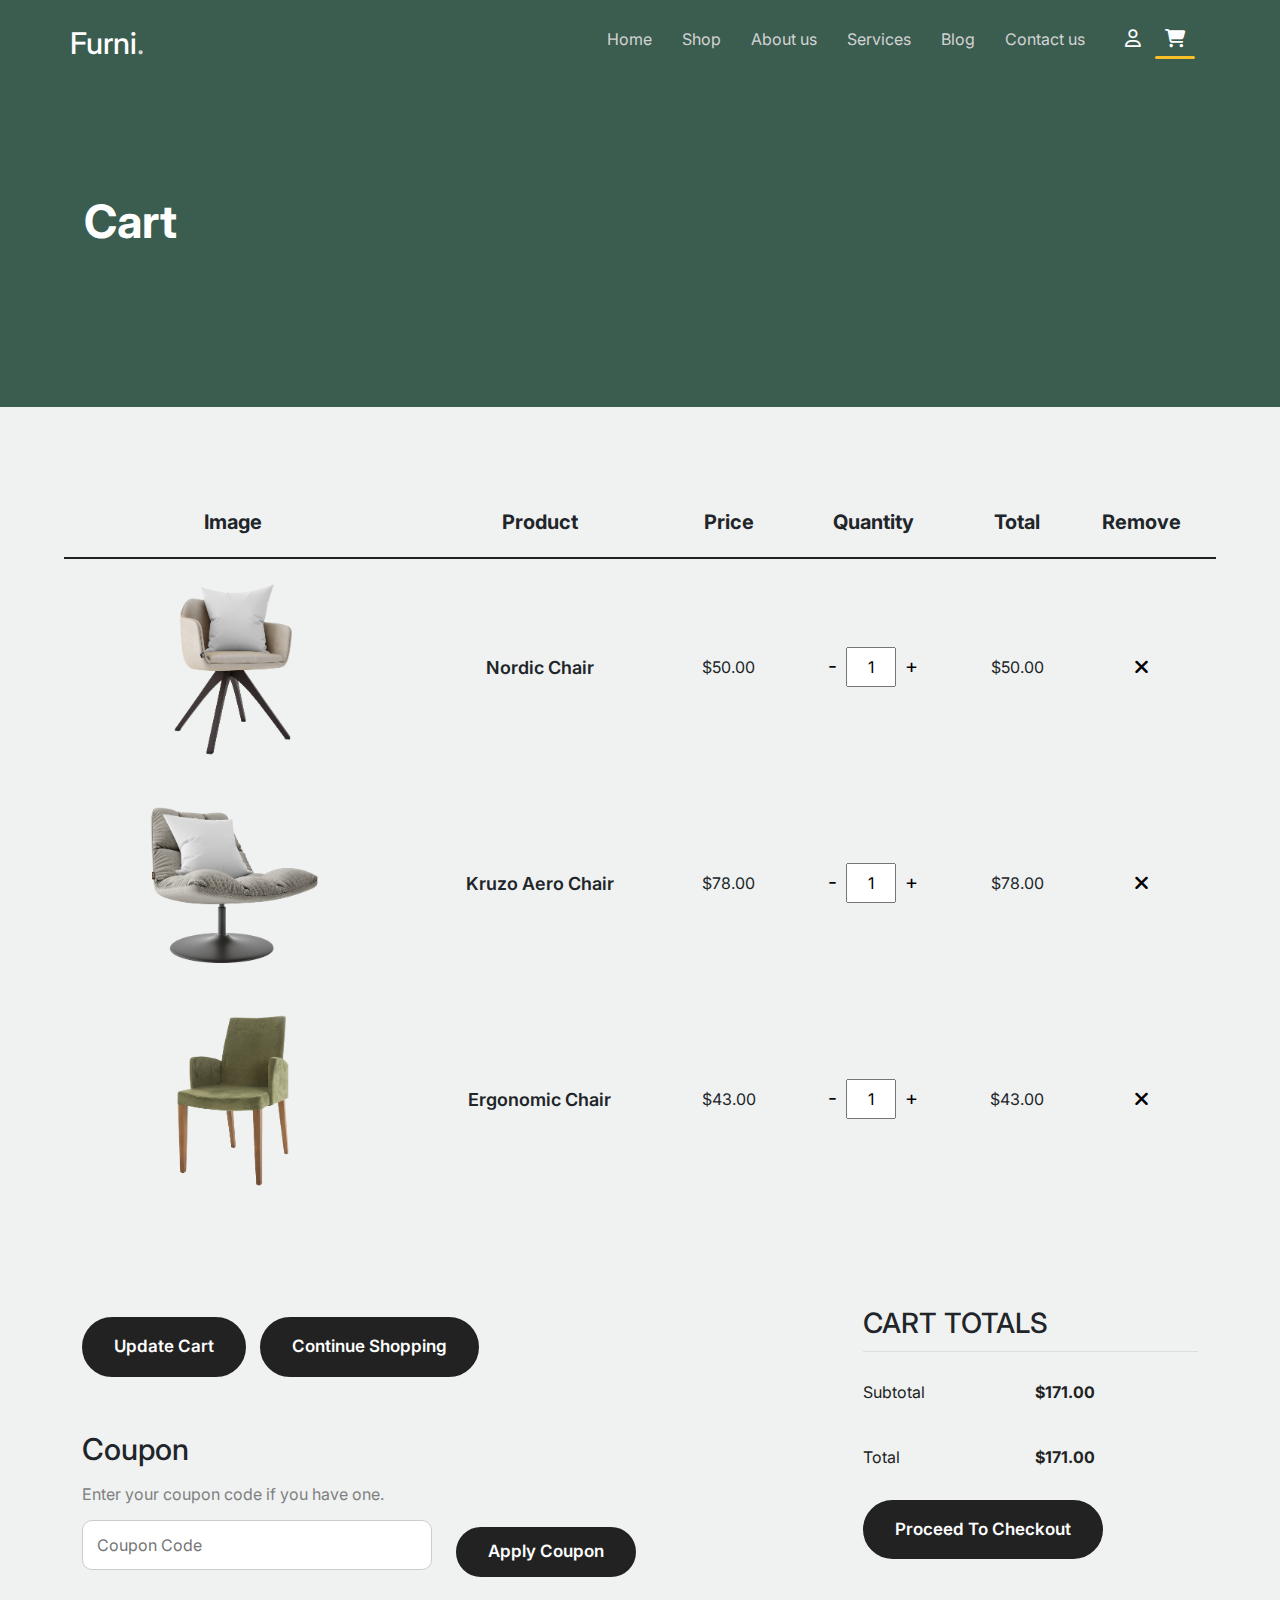
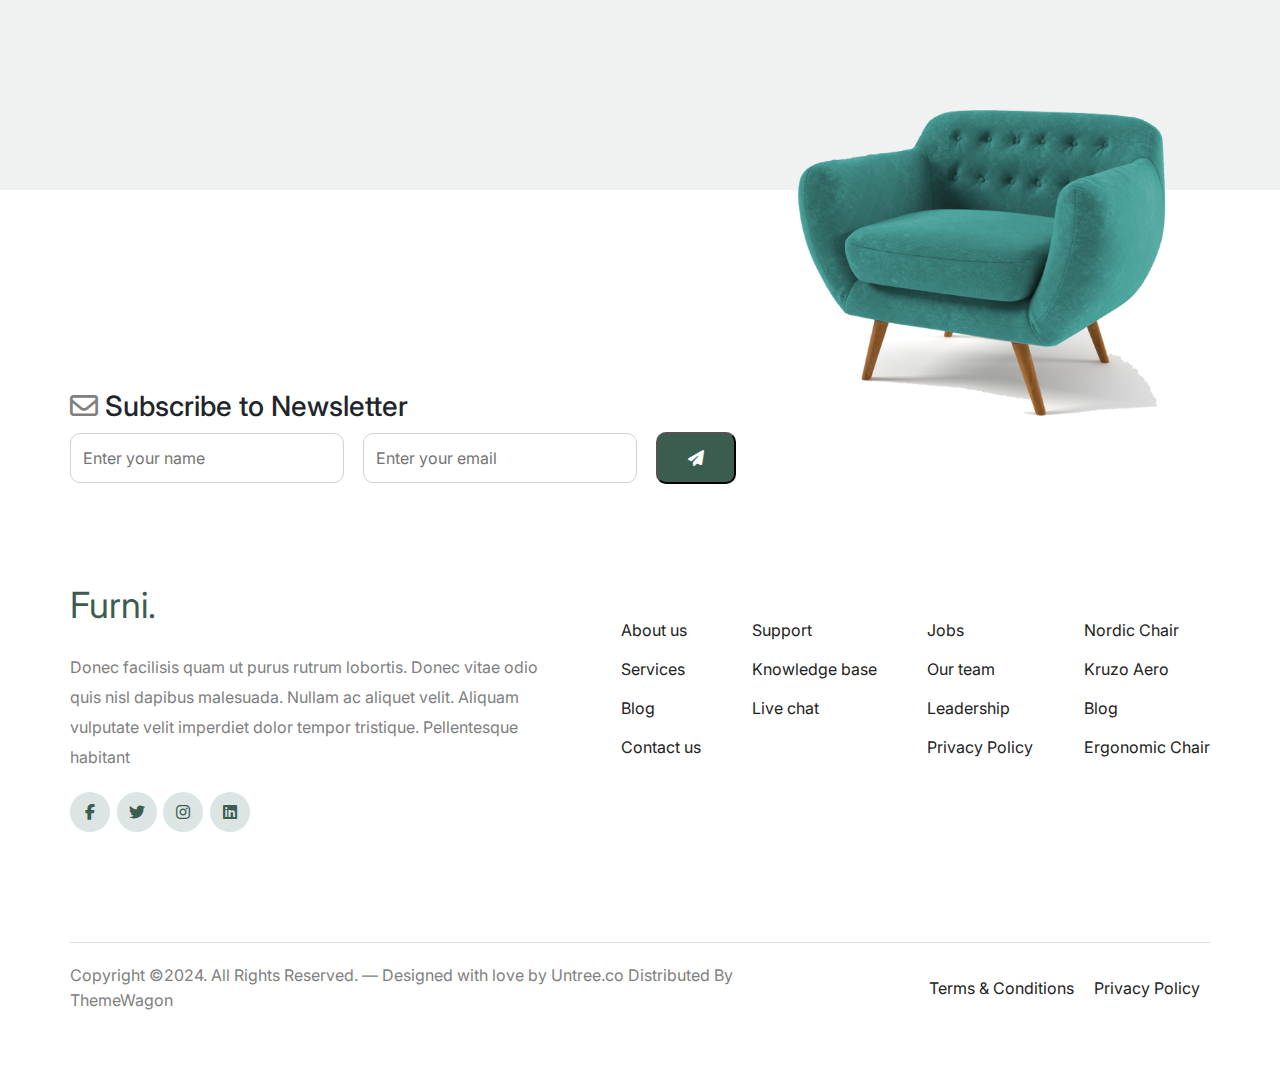
<file: cart.html>
<!DOCTYPE html>
<html lang="en">

<head>
  <head>
    <meta charset="UTF-8">
    <meta name="viewport" content="width=device-width, initial-scale=1.0">
    <link href="https://cdn.jsdelivr.net/npm/bootstrap@5.3.3/dist/css/bootstrap.min.css" rel="stylesheet"
      integrity="sha384-QWTKZyjpPEjISv5WaRU9OFeRpok6YctnYmDr5pNlyT2bRjXh0JMhjY6hW+ALEwIH" crossorigin="anonymous">
    <script src="https://cdn.jsdelivr.net/npm/bootstrap@5.3.3/dist/js/bootstrap.bundle.min.js"
      integrity="sha384-YvpcrYf0tY3lHB60NNkmXc5s9fDVZLESaAA55NDzOxhy9GkcIdslK1eN7N6jIeHz"
      crossorigin="anonymous"></script>
    <link rel="shortcut icon" href="images/favicon.png" type="image/x-icon">
    <link rel="stylesheet" href="css/thankyou.css">
    <link rel="stylesheet" href="css/cart.css">
    <link rel="stylesheet" href="css/style.css">
    <link rel="stylesheet" href="css/home.css">
    <link rel="stylesheet" href="css/footer.css">
    <link rel="stylesheet" href="css/all.min.css">
    <title>Furni Template for Furniture and Interior Design Websites</title>
  </head>

<body>
  <!-- Home -->
  <header class="home">
    <!-- Navbar of Home -->
    <nav class="home-nav">
      <div class="container">
        <h3>Furni<span>.</span></h3>
        <button type="button" class="list-btn">
          <i class="fa-solid fa-bars"></i>
        </button>
        <div class="nav-links">
          <ul>
            <li><a href="index.html">Home</a></li>
            <li><a href="shop.html">Shop</a></li>
            <li><a href="about.html">About us</a></li>
            <li><a href="services.html">Services</a></li>
            <li><a href="blog.html">Blog</a></li>
            <li><a href="contact.html">Contact us</a></li>
            <li class="icons">
              <a href="#">
                <i class="fa-regular fa-user"></i>
              </a>
              <a href="cart.html" class="cart-icon active">
                <i class="fa-solid fa-cart-shopping"></i>
              </a>
            </li>
          </ul>
        </div>
      </div>
    </nav>
    <!-- Home Content -->
    <section class="home-content" style="padding: 0 0 150px 20px;">
      <div class="content">
        <h1>Cart</h1>
      </div>
    </section>
  </header>
  <!-- Main -->
  <main>
    <!-- Empty Cart Section -->
    <section class="thank-you empty-cart hide">
      <div class="container">
        <h2>Cart is empty!</h2>
        <a href="shop.html" class="btn">Return To Shopping</a>
      </div>
    </section>
    <!-- Table Cart Section -->
    <section class="table-cart">
      <div class="container-table">
        <table>
          <thead>
            <th>Image</th>
            <th>Product</th>
            <th>Price</th>
            <th>Quantity</th>
            <th>Total</th>
            <th>Remove</th>
          </thead>
          <tbody>
            <tr>
              <td>
                <figure>
                  <img src="images/product-1.png" alt="Nordic Chair">
                </figure>
              </td>
              <td>Nordic Chair</td>
              <td>$<span class="price">50.00</span></td>
              <td>
                <button class="decrease">-</button>
                <input type="number" name="quantity" id="quantity" value="1" min="0">
                <button class="increase">+</button>
              </td>
              <td>$<span class="total">50.00</span></td>
              <td>
                <button type="button" class="remove">
                  <i class="fa-solid fa-xmark"></i>
                </button>
              </td>
            </tr>
            <tr>
              <td>
                <figure>
                  <img src="images/product-2.png" alt="Kruzo Aero Chair">
                </figure>
              </td>
              <td>Kruzo Aero Chair</td>
              <td>$<span class="price">78.00</span></td>
              <td>
                <button class="decrease">-</button>
                <input type="number" name="quantity" id="quantity" value="1" min="0">
                <button class="increase">+</button>
              </td>
              <td>$<span class="total">78.00</span></td>
              <td>
                <button type="button" class="remove">
                  <i class="fa-solid fa-xmark"></i>
                </button>
              </td>
            </tr>
            <tr>
              <td>
                <figure>
                  <img src="images/product-3.png" alt="Ergonomic Chair">
                </figure>
              </td>
              <td>Ergonomic Chair</td>
              <td>$<span class="price">43.00</span></td>
              <td>
                <button class="decrease">-</button>
                <input type="number" name="quantity" id="quantity" value="1" min="0">
                <button class="increase">+</button>
              </td>
              <td>$<span class="total">43.00</span></td>
              <td>
                <button type="button" class="remove">
                  <i class="fa-solid fa-xmark"></i>
                </button>
              </td>
            </tr>
          </tbody>
        </table>
      </div>
      <div class="container">
        <div class="content">
          <button type="button" class="btn update-cart">Update Cart</button>
          <a href="shop.html" class="btn">Continue Shopping</a>
          <form>
            <label for="coupon">Coupon</label>
            <p>Enter your coupon code if you have one.</p>
            <input type="text" name="coupon" id="coupon" placeholder="Coupon Code" required>
            <button type="submit" class="btn">Apply Coupon</button>
          </form>
        </div>
        <div class="cart-total">
          <h3>Cart Totals</h3>
          <p>
            <span class="word">Subtotal</span>
            <b>$<span class="subtotal">171.00</span></b>
          </p>
          <p>
            <span class="word">Total</span>
            <b>$<span class="all-totals">171.00</span></b>
          </p>
          <a type="button" href="checkout.html" class="btn proceed-checkout">Proceed To Checkout</a>
        </div>
      </div>
    </section>
  </main>
  <!-- Footer -->
  <footer>
    <section class="container">
      <!-- Figure -->
      <figure>
        <img src="images/img-footer.png" alt="Image Footer">
      </figure>
      <!-- From -->
      <form action="#" target="_blank" method="post">
        <h3>
          <i class="fa-regular fa-envelope"></i> Subscribe to Newsletter
        </h3>
        <input type="text" name="name" placeholder="Enter your name" required>
        <input type="email" name="email" placeholder="Enter your email" required>
        <button type="submit">
          <i class="fa-solid fa-paper-plane"></i>
        </button>
      </form>
      <!-- Container Content -->
      <div class="container-content">
        <div class="logo-icons">
          <a href="#">Furni.</a>
          <p>
            Donec facilisis quam ut purus rutrum lobortis. Donec vitae odio quis nisl
            dapibus malesuada. Nullam ac aliquet velit. Aliquam vulputate velit imperdiet
            dolor tempor tristique. Pellentesque habitant
          </p>
          <div class="icons">
            <i class="fa-brands fa-facebook-f"></i>
            <i class="fa-brands fa-twitter"></i>
            <i class="fa-brands fa-instagram"></i>
            <i class="fa-brands fa-linkedin"></i>
          </div>
        </div>
        <div class="links">
          <ul>
            <li><a href="#">About us</a></li>
            <li><a href="#">Services</a></li>
            <li><a href="#">Blog</a></li>
            <li><a href="#">Contact us</a></li>
          </ul>
        </div>
        <div class="links">
          <ul>
            <li><a href="#">Support</a></li>
            <li><a href="#">Knowledge base</a></li>
            <li><a href="#">Live chat</a></li>
          </ul>
        </div>
        <div class="links">
          <ul>
            <li><a href="#">Jobs</a></li>
            <li><a href="#">Our team</a></li>
            <li><a href="#">Leadership</a></li>
            <li><a href="#">Privacy Policy</a></li>
          </ul>
        </div>
        <div class="links">
          <ul>
            <li><a href="#">Nordic Chair</a></li>
            <li><a href="#">Kruzo Aero</a></li>
            <li><a href="#">Blog</a></li>
            <li><a href="#">Ergonomic Chair</a></li>
          </ul>
        </div>
      </div>
      <div class="copy-right">
        <p>
          Copyright &copy;2024. All Rights Reserved. — Designed with love by Untree.co
          Distributed By ThemeWagon
        </p>
        <ul>
          <li><a href="#">Terms & Conditions</a></li>
          <li><a href="#">Privacy Policy</a></li>
        </ul>
      </div>
    </section>
  </footer>

  <script src="js/main.js"></script>
</body>

</html>
</file>
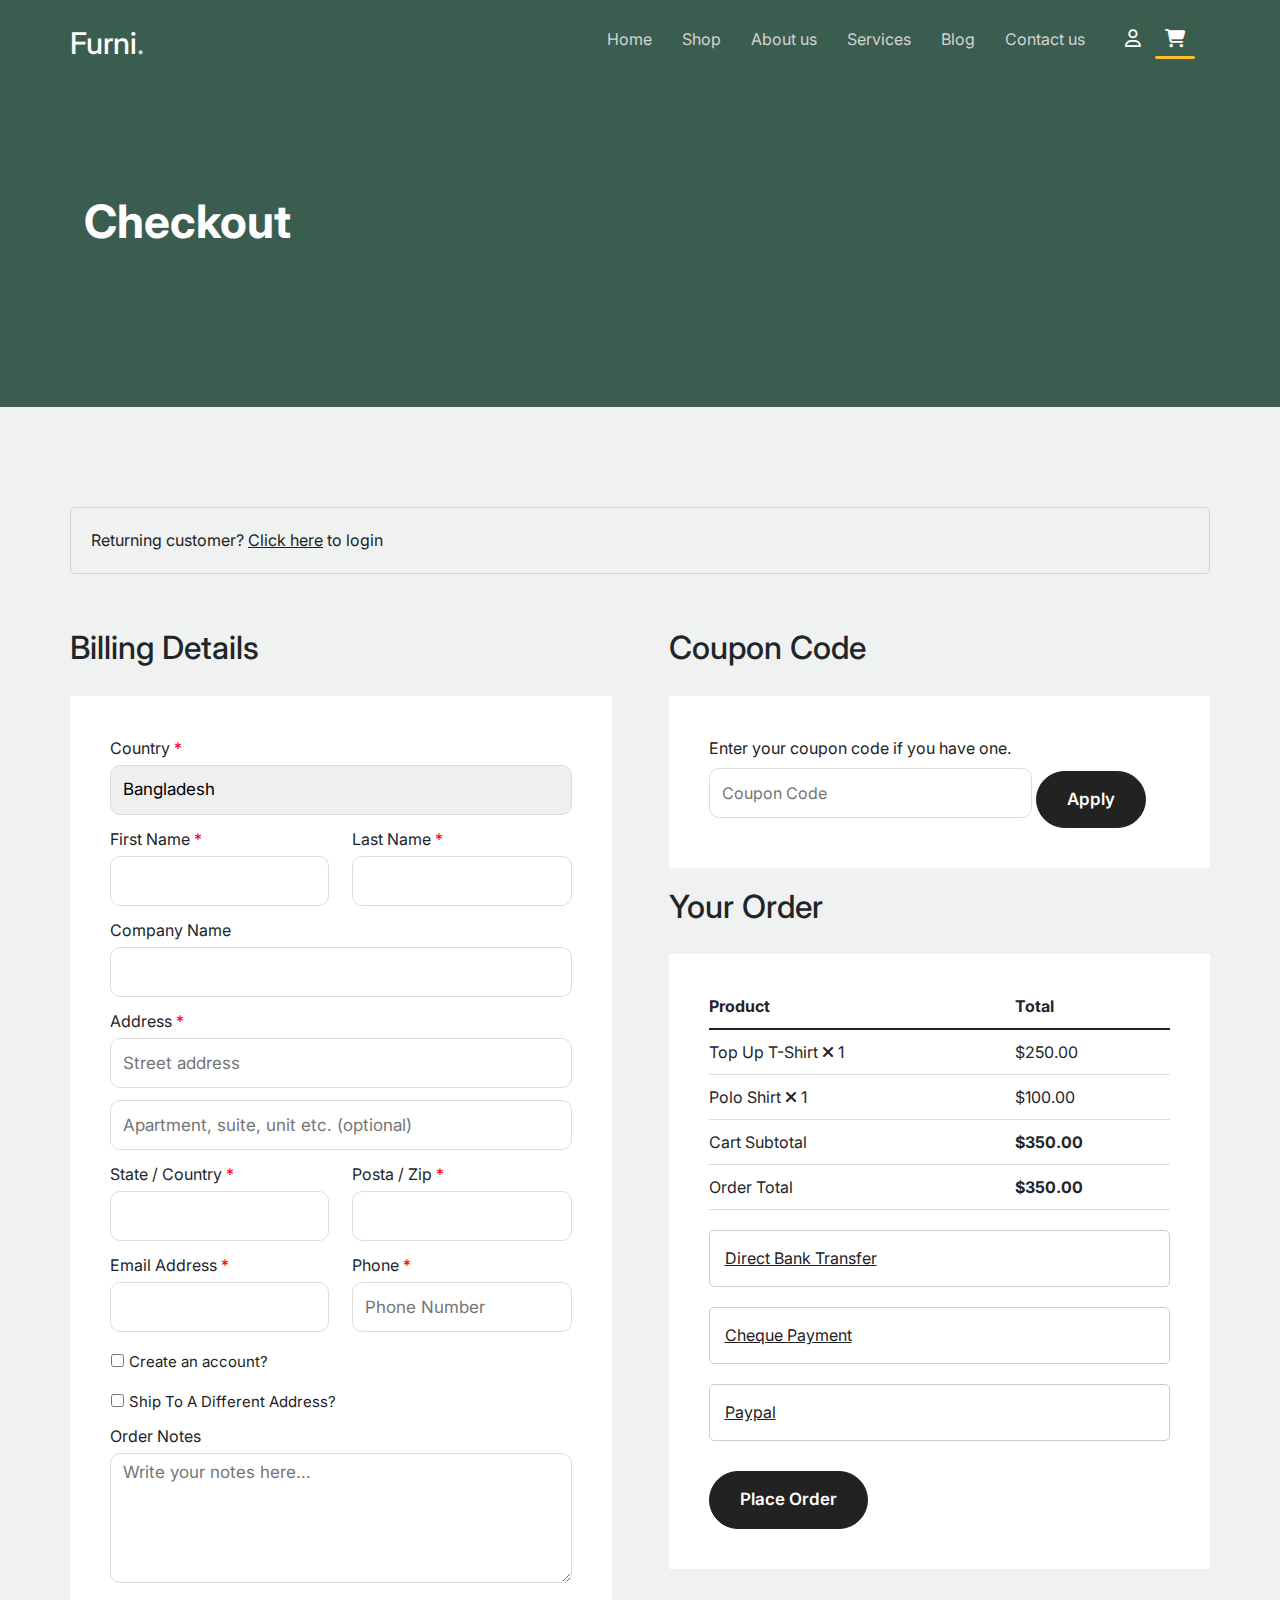
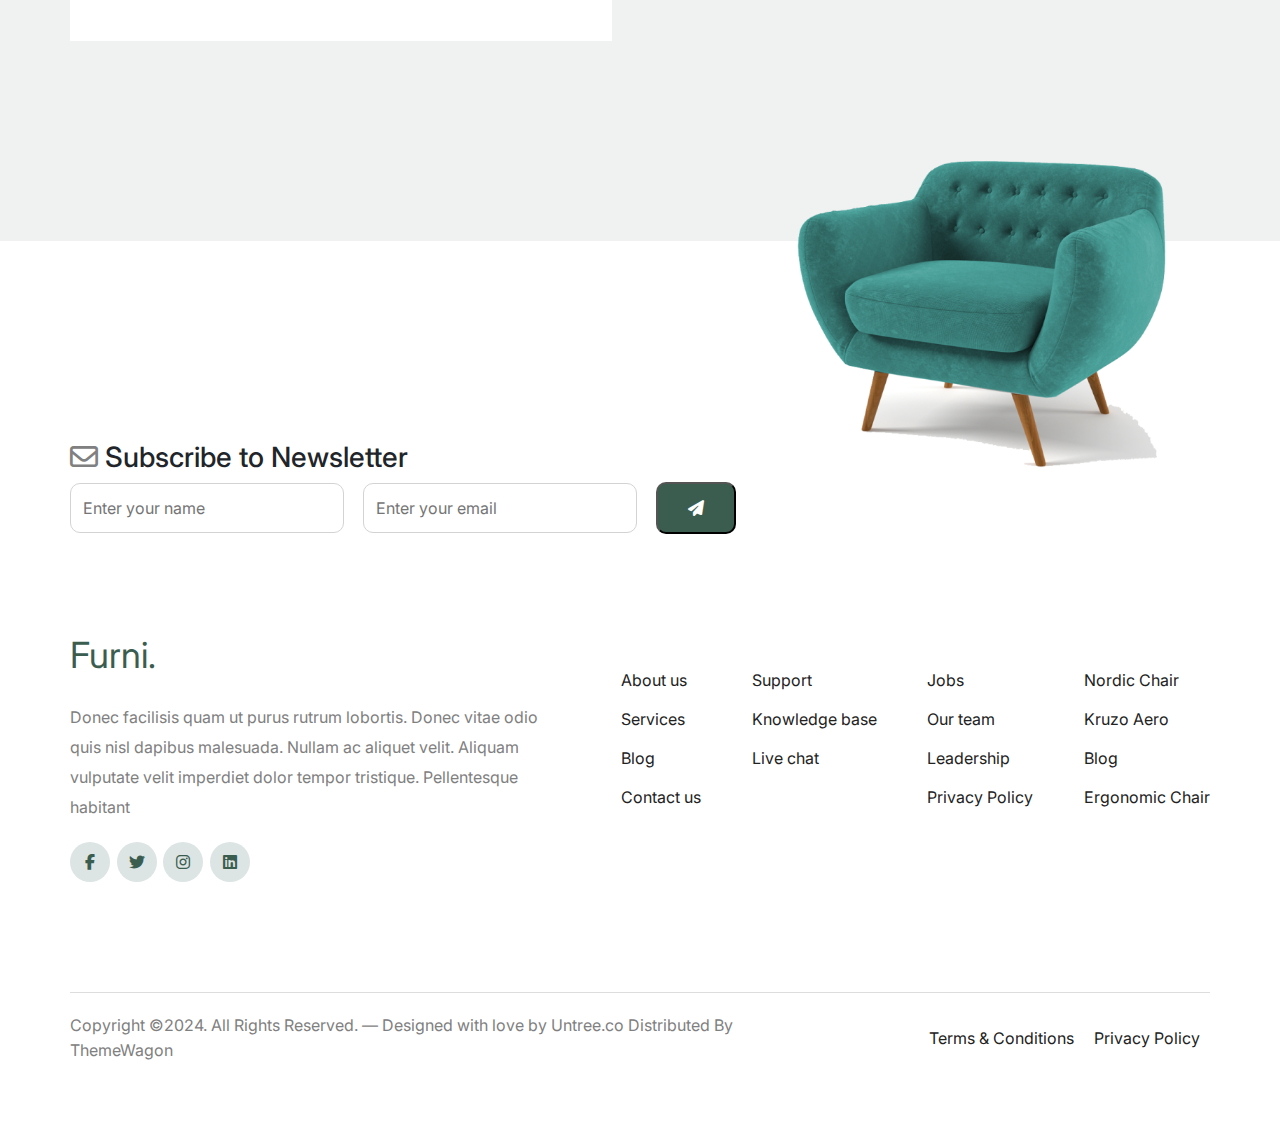
<file: checkout.html>
<!DOCTYPE html>
<html lang="en">

<head>

  <head>
    <meta charset="UTF-8">
    <meta name="viewport" content="width=device-width, initial-scale=1.0">
    <link href="https://cdn.jsdelivr.net/npm/bootstrap@5.3.3/dist/css/bootstrap.min.css" rel="stylesheet"
      integrity="sha384-QWTKZyjpPEjISv5WaRU9OFeRpok6YctnYmDr5pNlyT2bRjXh0JMhjY6hW+ALEwIH" crossorigin="anonymous">
    <script src="https://cdn.jsdelivr.net/npm/bootstrap@5.3.3/dist/js/bootstrap.bundle.min.js"
      integrity="sha384-YvpcrYf0tY3lHB60NNkmXc5s9fDVZLESaAA55NDzOxhy9GkcIdslK1eN7N6jIeHz"
      crossorigin="anonymous"></script>
    <link rel="shortcut icon" href="images/favicon.png" type="image/x-icon">
    <link rel="stylesheet" href="css/thankyou.css">
    <link rel="stylesheet" href="css/checkout.css">
    <link rel="stylesheet" href="css/style.css">
    <link rel="stylesheet" href="css/home.css">
    <link rel="stylesheet" href="css/footer.css">
    <link rel="stylesheet" href="css/all.min.css">
    <title>Furni Template for Furniture and Interior Design Websites</title>
  </head>

<body>
  <!-- Home -->
  <header class="home">
    <!-- Navbar of Home -->
    <nav class="home-nav">
      <div class="container">
        <h3>Furni<span>.</span></h3>
        <button type="button" class="list-btn">
          <i class="fa-solid fa-bars"></i>
        </button>
        <div class="nav-links">
          <ul>
            <li><a href="index.html">Home</a></li>
            <li><a href="shop.html">Shop</a></li>
            <li><a href="about.html">About us</a></li>
            <li><a href="services.html">Services</a></li>
            <li><a href="blog.html">Blog</a></li>
            <li><a href="contact.html">Contact us</a></li>
            <li class="icons">
              <a href="#">
                <i class="fa-regular fa-user"></i>
              </a>
              <a href="cart.html" class="cart-icon active">
                <i class="fa-solid fa-cart-shopping"></i>
              </a>
            </li>
          </ul>
        </div>
      </div>
    </nav>
    <!-- Home Content -->
    <section class="home-content" style="padding: 0 0 150px 20px;">
      <div class="content">
        <h1>Checkout</h1>
      </div>
    </section>
  </header>
  <!-- Main -->
  <main>
    <!-- Bills -->
    <section class="bills">
      <div class="container">
        <p class="para-link">Returning customer? <a href="#">Click here</a> to login</p>
        <div class="billing">
          <h2>Billing Details</h2>
          <form action="#" target="_blank" method="post">
            <!-- Country -->
            <label for="country" class="req">Country</label>
            <select name="country" id="country" required>
              <option value="bangladesh">Bangladesh</option>
              <option value="algeria">Algeria</option>
              <option value="afghanistan">Afghanistan</option>
              <option value="ghana">Ghana</option>
              <option value="albania">Albania</option>
              <option value="bahrain">Bahrain</option>
              <option value="colombia">Colombia</option>
              <option value="dominican republic">Dominican Republic</option>
            </select>
            <!-- Fisrt & last name -->
            <div class="name">
              <div class="fname">
                <label for="fname" class="req">First Name</label>
                <input type="text" name="fname" id="fname" required>
              </div>
              <div class="lname">
                <label for="lname" class="req">Last Name</label>
                <input type="text" name="lname" id="lname" required>
              </div>
            </div>
            <!-- Compeny Name -->
            <label for="company-name">Company Name</label>
            <input type="text" name="company-name" id="company-name">
            <!-- Address -->
            <label for="address" class="req">Address</label>
            <input type="text" name="address" id="address" placeholder="Street address" required>
            <input type="text" name="suite" id="suite" placeholder="Apartment, suite, unit etc. (optional)">
            <div class="state-email">
              <div class="state">
                <label for="state" class="req">State / Country</label>
                <input type="text" name="state" id="state">
              </div>
              <div class="zip">
                <label for="zip" class="req">Posta / Zip</label>
                <input type="text" name="zip" id="zip">
              </div>
              <div class="email">
                <label for="email" class="req">Email Address</label>
                <input type="email" id="email" name="email">
              </div>
              <div class="phone">
                <label for="phone" class="req">Phone</label>
                <input type="tel" name="phone" id="phone" placeholder="Phone Number">
              </div>
            </div>
            <!-- Create account link -->
            <p class="create-account">
              <input type="checkbox" name="create-account" id="create-account" data-bs-toggle="collapse"
                data-bs-target="#createAccount" aria-controls="createAccount">
              <label for="create-account" data-bs-toggle="collapse" href="#createAccount" aria-controls="createAccount">
                Create an account?
              </label>
            </p>
            <div class="collapse" id="createAccount">
              <div class="card card-body">
                <p>
                  Create an account by entering the information below. If you are a
                  returning customer please login at the top of the page.
                </p>
                <label for="password">Account Password</label>
                <input type="password" name="password" id="password">
              </div>
            </div>
            <!-- Ship To A Different Address Link -->
            <p class="different-address">
              <input type="checkbox" name="different-address" id="different-address" data-bs-toggle="collapse"
                data-bs-target="#differentAddress" aria-controls="differentAddress">
              <label for="different-address" data-bs-toggle="collapse" href="#differentAddress"
                aria-controls="differentAddress">
                Ship To A Different Address?
              </label>
            </p>
            <div class="collapse" id="differentAddress">
              <div class="card card-body">
                <!-- Country -->
                <label for="country" class="req">Country</label>
                <select name="country" id="country" required>
                  <option value="bangladesh">Bangladesh</option>
                  <option value="algeria">Algeria</option>
                  <option value="afghanistan">Afghanistan</option>
                  <option value="ghana">Ghana</option>
                  <option value="albania">Albania</option>
                  <option value="bahrain">Bahrain</option>
                  <option value="colombia">Colombia</option>
                  <option value="dominican republic">Dominican Republic</option>
                </select>
                <!-- Fisrt & last name -->
                <div class="name">
                  <div class="fname">
                    <label for="fname" class="req">First Name</label>
                    <input type="text" name="fname" id="fname" required>
                  </div>
                  <div class="lname">
                    <label for="lname" class="req">First Name</label>
                    <input type="text" name="lname" id="lname" required>
                  </div>
                </div>
                <!-- Compeny Name -->
                <label for="company-name">Company Name</label>
                <input type="text" name="company-name" id="company-name">
                <!-- Address -->
                <label for="address" class="req">Address</label>
                <input type="text" name="address" id="address" placeholder="Street address" required>
                <input type="text" name="address" id="address" placeholder="Apartment, suite, unit etc. (optional)">
                <div class="state-email">
                  <div class="state">
                    <label for="state" class="req">State / Country</label>
                    <input type="text" name="state" id="state">
                  </div>
                  <div class="zip">
                    <label for="zip" class="req">Posta / Zip</label>
                    <input type="text" name="zip" id="zip">
                  </div>
                  <div class="email">
                    <label for="email" class="req">Email Address</label>
                    <input type="email" id="email" name="email">
                  </div>
                  <div class="phone">
                    <label for="phone" class="req">Phone</label>
                    <input type="tel" name="phone" id="phone" placeholder="Phone Number">
                  </div>
                </div>
              </div>
            </div>
            <!-- Order Notes -->
            <label for="order-notes">Order Notes</label>
            <textarea name="order-notes" id="order-notes" placeholder="Write your notes here..."></textarea>
          </form>
        </div>
        <!-- Coupon Code and Your Order -->
        <div class="coupon-order">
          <!-- Coupon Code -->
          <h2>Coupon Code</h2>
          <form action="#" method="post" target="_blank">
            <p>Enter your coupon code if you have one.</p>
            <input type="text" name="coupon" placeholder="Coupon Code" required>
            <button type="submit" class="btn">Apply</button>
          </form>
          <!-- Your Order -->
          <h2>Your Order</h2>
          <div class="order">
            <div class="cotainer-table">
              <table>
                <thead>
                  <th>Product</th>
                  <th>Total</th>
                </thead>
                <tbody>
                  <tr>
                    <td>
                      <span class="name-product">Top Up T-Shirt</span>
                      <i class="fa-solid fa-xmark"></i>
                      <span class="quantity">1</span>
                    </td>
                    <td>$<span class="total-product">250.00</span></td>
                  </tr>
                  <tr>
                    <td>
                      <span class="name-product">Polo Shirt</span>
                      <i class="fa-solid fa-xmark"></i>
                      <span class="quantity">1</span>
                    </td>
                    <td>$<span class="total-product">100.00</span></td>
                  </tr>
                  <tr>
                    <td><span class="word">Cart Subtotal</span></td>
                    <td><b>$<span class="subtotal">350.00</span></b></td>
                  </tr>
                  <tr>
                    <td><span class="word">Order Total</span></td>
                    <td><b>$<span class="all-totals">350.00</span></b></td>
                  </tr>
                </tbody>
              </table>
            </div>
            <!-- Links -->
            <div class="links">
              <p class="d-inline-flex gap-1">
                <a data-bs-toggle="collapse" href="#bankTransfer" aria-controls="bankTransfer">
                  Direct Bank Transfer
                </a>
              </p>
              <div class="collapse" id="bankTransfer">
                <div class="card card-body">
                  Make your payment directly into our bank account. Please use your Order
                  ID as the payment reference. Your order won’t be shipped until the funds
                  have cleared in our account.
                </div>
              </div>
            </div>
            <!-- Links -->
            <div class="links">
              <p class="d-inline-flex gap-1">
                <a data-bs-toggle="collapse" href="#chequePayment" aria-controls="chequePayment">
                  Cheque Payment
                </a>
              </p>
              <div class="collapse" id="chequePayment">
                <div class="card card-body">
                  Make your payment directly into our bank account. Please use your Order
                  ID as the payment reference. Your order won’t be shipped until the funds
                  have cleared in our account.
                </div>
              </div>
            </div>
            <!-- Links -->
            <div class="links">
              <p class="d-inline-flex gap-1">
                <a data-bs-toggle="collapse" href="#paypal" aria-controls="paypal">
                  Paypal
                </a>
              </p>
              <div class="collapse" id="paypal">
                <div class="card card-body">
                  Make your payment directly into our bank account. Please use your Order
                  ID as the payment reference. Your order won’t be shipped until the funds
                  have cleared in our account.
                </div>
              </div>
            </div>
            <a class="btn" href="thankyou.html">Place Order</a>
          </div>
        </div>
      </div>
    </section>
  </main>
  <!-- Footer -->
  <footer>
    <section class="container">
      <!-- Figure -->
      <figure>
        <img src="images/img-footer.png" alt="Image Footer">
      </figure>
      <!-- From -->
      <form action="#" target="_blank" method="post">
        <h3>
          <i class="fa-regular fa-envelope"></i> Subscribe to Newsletter
        </h3>
        <input type="text" name="name" placeholder="Enter your name" required>
        <input type="email" name="email" placeholder="Enter your email" required>
        <button type="submit">
          <i class="fa-solid fa-paper-plane"></i>
        </button>
      </form>
      <!-- Container Content -->
      <div class="container-content">
        <div class="logo-icons">
          <a href="#">Furni.</a>
          <p>
            Donec facilisis quam ut purus rutrum lobortis. Donec vitae odio quis nisl
            dapibus malesuada. Nullam ac aliquet velit. Aliquam vulputate velit imperdiet
            dolor tempor tristique. Pellentesque habitant
          </p>
          <div class="icons">
            <i class="fa-brands fa-facebook-f"></i>
            <i class="fa-brands fa-twitter"></i>
            <i class="fa-brands fa-instagram"></i>
            <i class="fa-brands fa-linkedin"></i>
          </div>
        </div>
        <div class="links">
          <ul>
            <li><a href="#">About us</a></li>
            <li><a href="#">Services</a></li>
            <li><a href="#">Blog</a></li>
            <li><a href="#">Contact us</a></li>
          </ul>
        </div>
        <div class="links">
          <ul>
            <li><a href="#">Support</a></li>
            <li><a href="#">Knowledge base</a></li>
            <li><a href="#">Live chat</a></li>
          </ul>
        </div>
        <div class="links">
          <ul>
            <li><a href="#">Jobs</a></li>
            <li><a href="#">Our team</a></li>
            <li><a href="#">Leadership</a></li>
            <li><a href="#">Privacy Policy</a></li>
          </ul>
        </div>
        <div class="links">
          <ul>
            <li><a href="#">Nordic Chair</a></li>
            <li><a href="#">Kruzo Aero</a></li>
            <li><a href="#">Blog</a></li>
            <li><a href="#">Ergonomic Chair</a></li>
          </ul>
        </div>
      </div>
      <div class="copy-right">
        <p>
          Copyright &copy;2024. All Rights Reserved. — Designed with love by Untree.co
          Distributed By ThemeWagon
        </p>
        <ul>
          <li><a href="#">Terms & Conditions</a></li>
          <li><a href="#">Privacy Policy</a></li>
        </ul>
      </div>
    </section>
  </footer>

  <script src="js/main.js"></script>
</body>

</html>
</file>
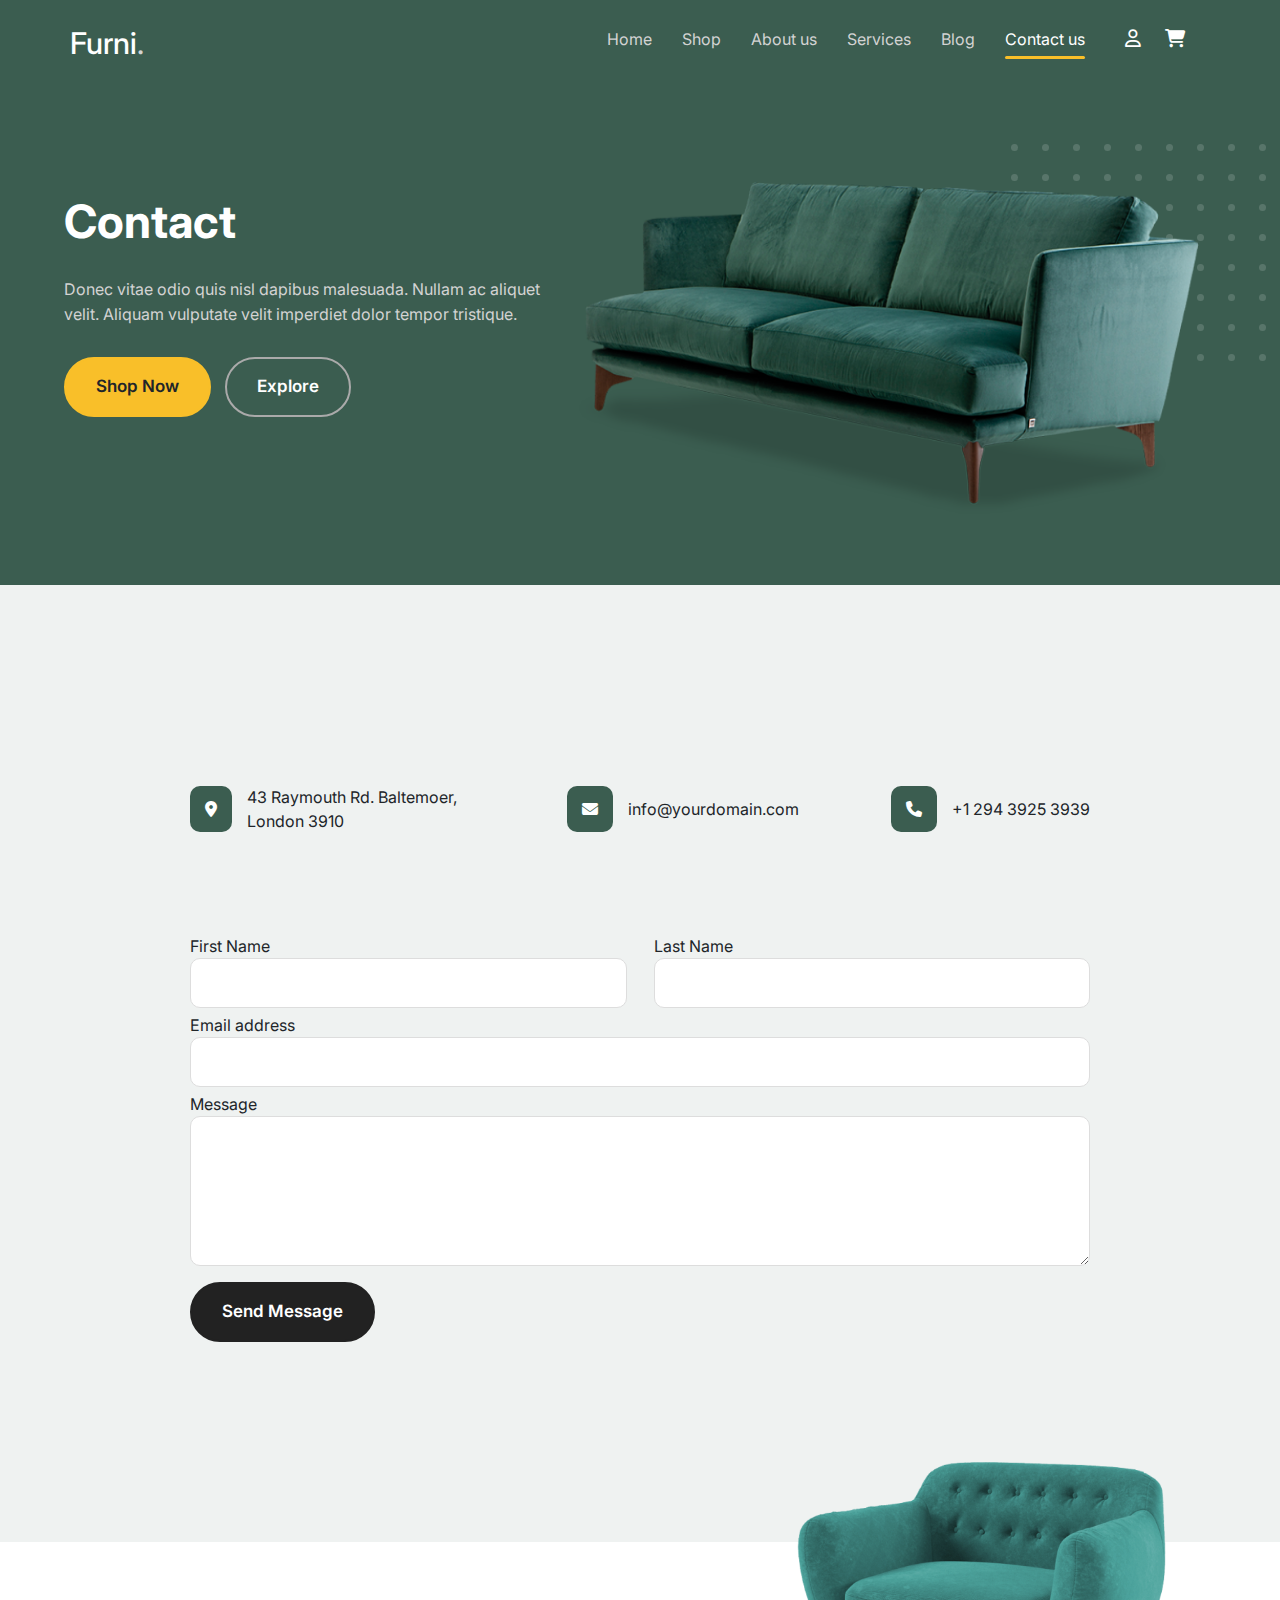
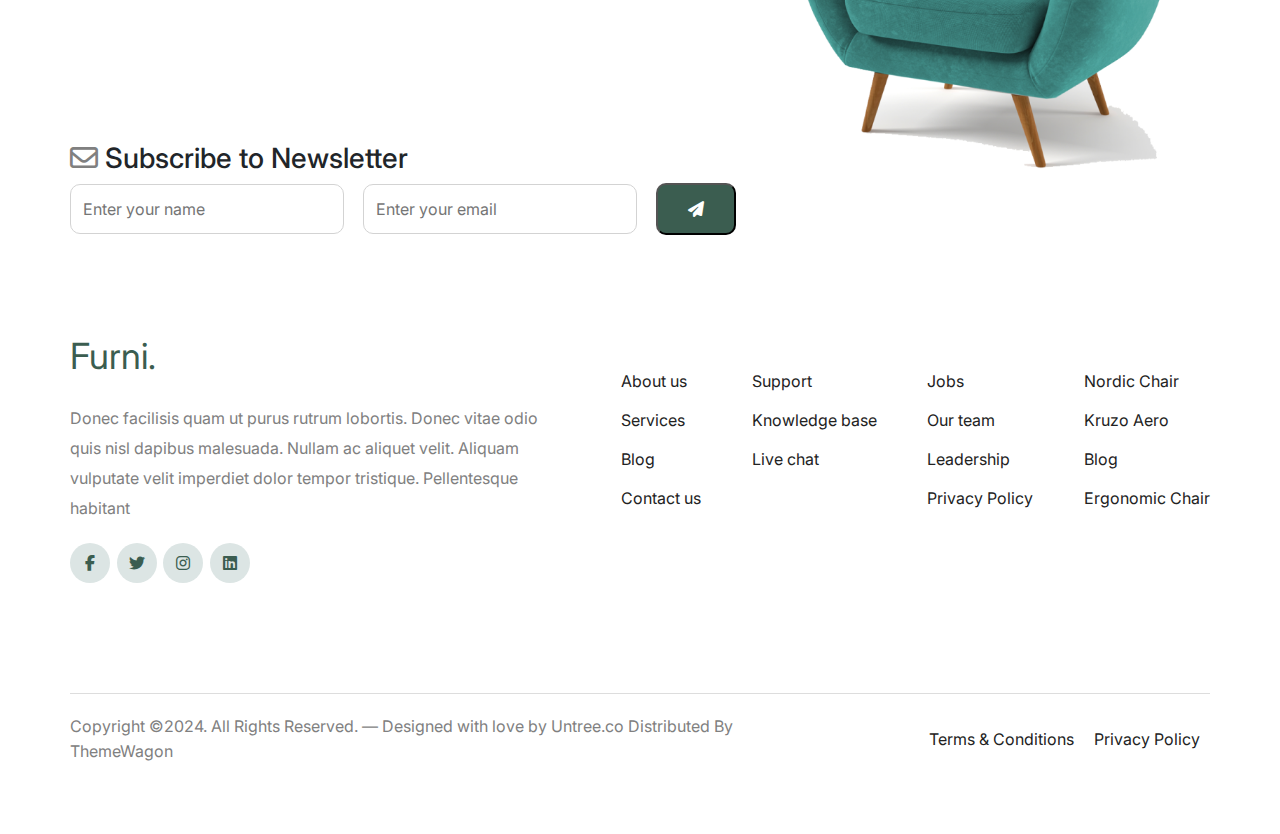
<file: contact.html>
<!DOCTYPE html>
<html lang="en">

<head>
  <meta charset="UTF-8">
  <meta name="viewport" content="width=device-width, initial-scale=1.0">
  <link href="https://cdn.jsdelivr.net/npm/bootstrap@5.3.3/dist/css/bootstrap.min.css" rel="stylesheet"
    integrity="sha384-QWTKZyjpPEjISv5WaRU9OFeRpok6YctnYmDr5pNlyT2bRjXh0JMhjY6hW+ALEwIH" crossorigin="anonymous">
  <script src="https://cdn.jsdelivr.net/npm/bootstrap@5.3.3/dist/js/bootstrap.bundle.min.js"
    integrity="sha384-YvpcrYf0tY3lHB60NNkmXc5s9fDVZLESaAA55NDzOxhy9GkcIdslK1eN7N6jIeHz"
    crossorigin="anonymous"></script>
  <link rel="shortcut icon" href="images/favicon.png" type="image/x-icon">
  <link rel="stylesheet" href="css/style.css">
  <link rel="stylesheet" href="css/contact.css">
  <link rel="stylesheet" href="css/home.css">
  <link rel="stylesheet" href="css/footer.css">
  <link rel="stylesheet" href="css/all.min.css">
  <title>Furni Template for Furniture and Interior Design Websites</title>
</head>

<body>
  <!-- Home -->
  <header class="home">
    <!-- Navbar of Home -->
    <nav class="home-nav">
      <div class="container">
        <h3>Furni<span>.</span></h3>
        <button type="button" class="list-btn">
          <i class="fa-solid fa-bars"></i>
        </button>
        <div class="nav-links">
          <ul>
            <li><a href="index.html">Home</a></li>
            <li><a href="shop.html">Shop</a></li>
            <li><a href="about.html">About us</a></li>
            <li><a href="services.html">Services</a></li>
            <li><a href="blog.html">Blog</a></li>
            <li><a href="contact.html" class="active">Contact us</a></li>
            <li class="icons">
              <a href="#">
                <i class="fa-regular fa-user"></i>
              </a>
              <a href="cart.html">
                <i class="fa-solid fa-cart-shopping"></i>
              </a>
            </li>
          </ul>
        </div>
      </div>
    </nav>
    <!-- Home Content -->
    <section class="home-content">
      <div class="content">
        <h1>Contact</h1>
        <p>
          Donec vitae odio quis nisl dapibus malesuada. Nullam ac aliquet velit.
          Aliquam vulputate velit imperdiet dolor tempor tristique.
        </p>
        <button type="button" class="btn btn-shop">Shop Now</button>
        <button type="button" class="btn btn-explore">Explore</button>
      </div>
      <figure>
        <img src="images/BG-Home.png" alt="Furniture">
      </figure>
    </section>
  </header>
  <!-- Main -->
  <main>
    <section class="contact">
      <div class="container">
        <ul class="icons">
          <li>
            <i class="fa-solid fa-location-dot"></i>
            43 Raymouth Rd. Baltemoer, London 3910
          </li>
          <li>
            <i class="fa-solid fa-envelope"></i>
            info@yourdomain.com
          </li>
          <li>
            <i class="fa-solid fa-phone"></i>
            +1 294 3925 3939
          </li>
        </ul>
        <form action="#" target="_blank" method="post">
          <div class="name">
            <div class="fname">
              <label for="fname">First Name</label>
              <input type="text" name="fname" id="fname" required>
            </div>
            <div class="lname">
              <label for="lname">Last Name</label>
              <input type="text" name="lname" id="lname" required>
            </div>
          </div>
          <label for="email">Email address</label>
          <input type="email" name="email" id="email" required>
          <label for="message">Message</label>
          <textarea name="message" id="message"></textarea>
          <button type="submit" class="btn">Send Message</button>
        </form>
      </div>
    </section>
  </main>
  <!-- Footer -->
  <footer>
    <section class="container">
      <!-- Figure -->
      <figure>
        <img src="images/img-footer.png" alt="Image Footer">
      </figure>
      <!-- From -->
      <form action="#" target="_blank" method="post">
        <h3>
          <i class="fa-regular fa-envelope"></i> Subscribe to Newsletter
        </h3>
        <input type="text" name="name" placeholder="Enter your name" required>
        <input type="email" name="email" placeholder="Enter your email" required>
        <button type="submit">
          <i class="fa-solid fa-paper-plane"></i>
        </button>
      </form>
      <!-- Container Content -->
      <div class="container-content">
        <div class="logo-icons">
          <a href="#">Furni.</a>
          <p>
            Donec facilisis quam ut purus rutrum lobortis. Donec vitae odio quis nisl
            dapibus malesuada. Nullam ac aliquet velit. Aliquam vulputate velit imperdiet
            dolor tempor tristique. Pellentesque habitant
          </p>
          <div class="icons">
            <i class="fa-brands fa-facebook-f"></i>
            <i class="fa-brands fa-twitter"></i>
            <i class="fa-brands fa-instagram"></i>
            <i class="fa-brands fa-linkedin"></i>
          </div>
        </div>
        <div class="links">
          <ul>
            <li><a href="#">About us</a></li>
            <li><a href="#">Services</a></li>
            <li><a href="#">Blog</a></li>
            <li><a href="#">Contact us</a></li>
          </ul>
        </div>
        <div class="links">
          <ul>
            <li><a href="#">Support</a></li>
            <li><a href="#">Knowledge base</a></li>
            <li><a href="#">Live chat</a></li>
          </ul>
        </div>
        <div class="links">
          <ul>
            <li><a href="#">Jobs</a></li>
            <li><a href="#">Our team</a></li>
            <li><a href="#">Leadership</a></li>
            <li><a href="#">Privacy Policy</a></li>
          </ul>
        </div>
        <div class="links">
          <ul>
            <li><a href="#">Nordic Chair</a></li>
            <li><a href="#">Kruzo Aero</a></li>
            <li><a href="#">Blog</a></li>
            <li><a href="#">Ergonomic Chair</a></li>
          </ul>
        </div>
      </div>
      <div class="copy-right">
        <p>
          Copyright &copy;2024. All Rights Reserved. — Designed with love by Untree.co
          Distributed By ThemeWagon
        </p>
        <ul>
          <li><a href="#">Terms & Conditions</a></li>
          <li><a href="#">Privacy Policy</a></li>
        </ul>
      </div>
    </section>
  </footer>

  <script src="js/main.js"></script>
</body>

</html>
</file>
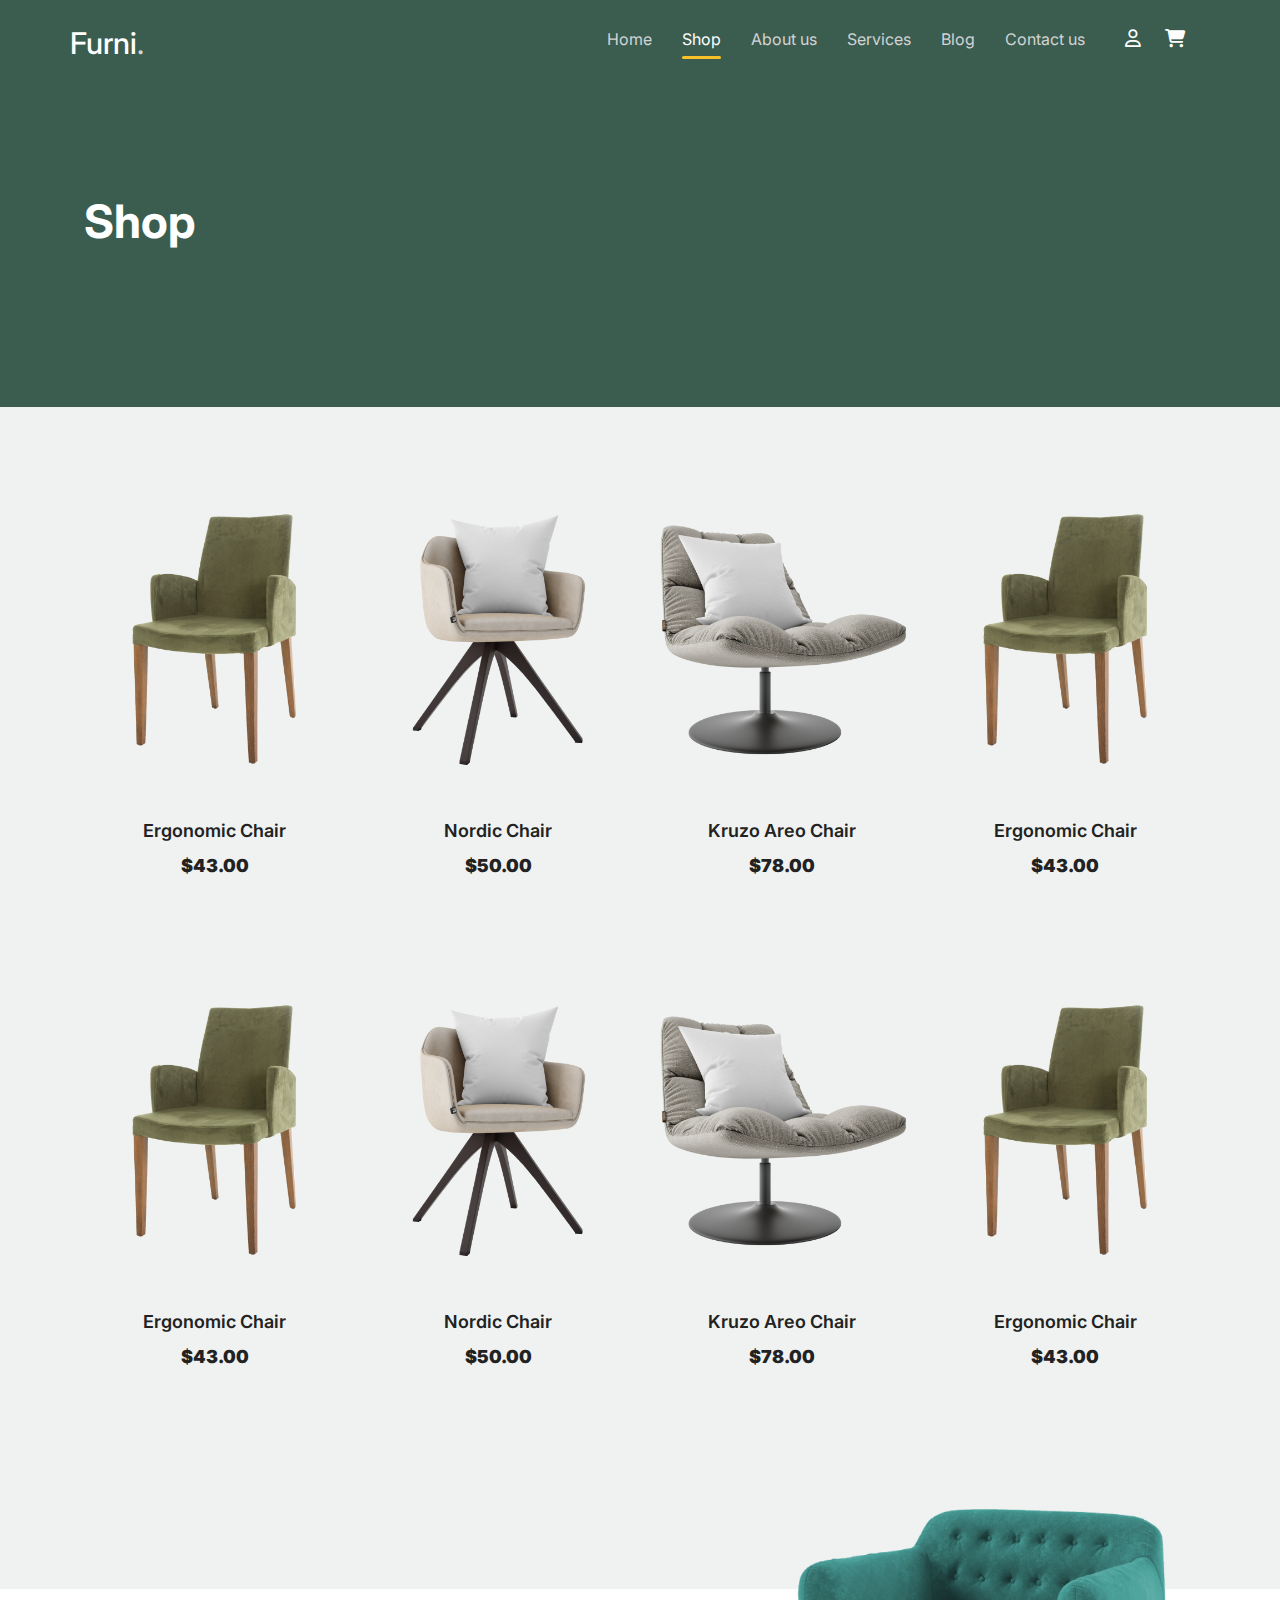
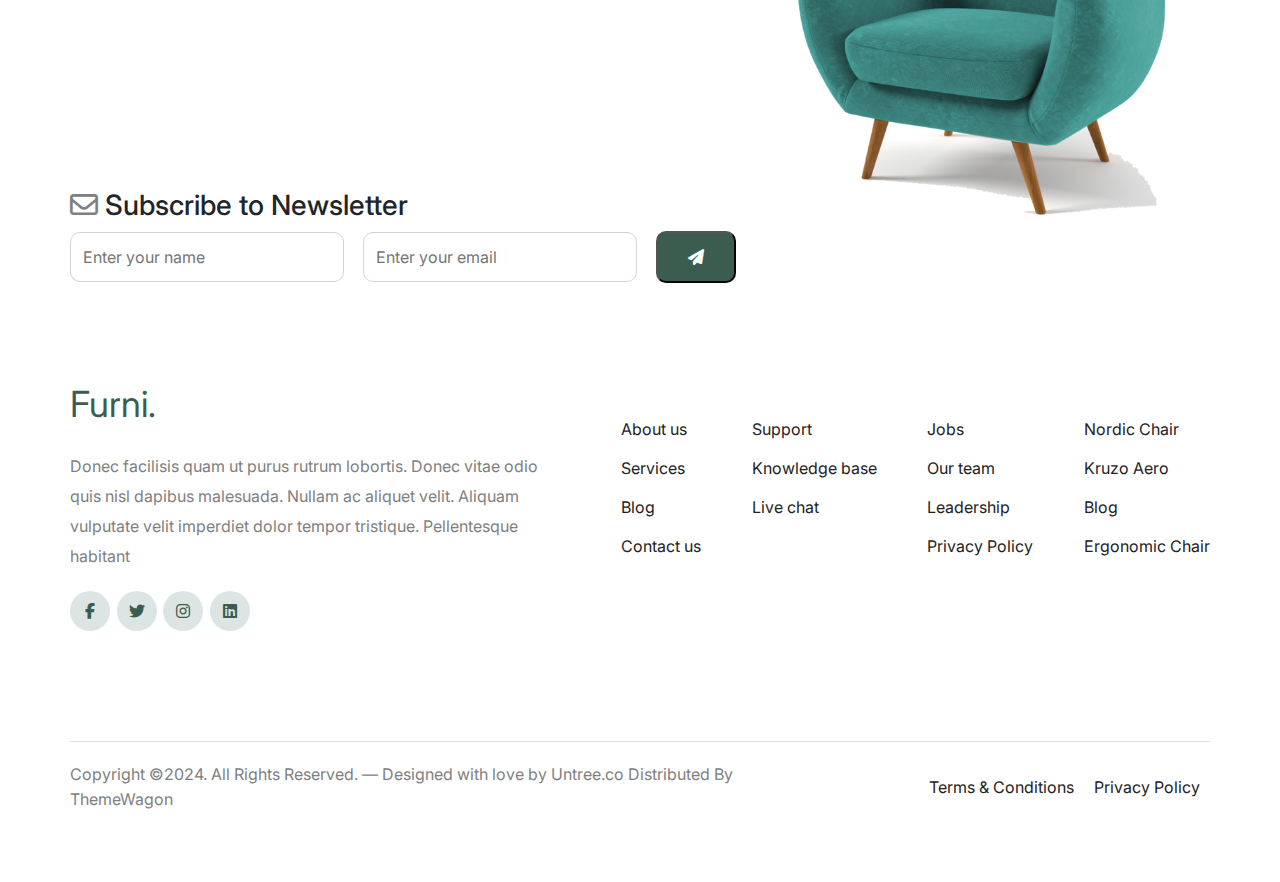
<file: shop.html>
<!DOCTYPE html>
<html lang="en">

<head>
  <meta charset="UTF-8">
  <meta name="viewport" content="width=device-width, initial-scale=1.0">
  <link href="https://cdn.jsdelivr.net/npm/bootstrap@5.3.3/dist/css/bootstrap.min.css" rel="stylesheet"
    integrity="sha384-QWTKZyjpPEjISv5WaRU9OFeRpok6YctnYmDr5pNlyT2bRjXh0JMhjY6hW+ALEwIH" crossorigin="anonymous">
  <script src="https://cdn.jsdelivr.net/npm/bootstrap@5.3.3/dist/js/bootstrap.bundle.min.js"
    integrity="sha384-YvpcrYf0tY3lHB60NNkmXc5s9fDVZLESaAA55NDzOxhy9GkcIdslK1eN7N6jIeHz"
    crossorigin="anonymous"></script>
  <link rel="shortcut icon" href="images/favicon.png" type="image/x-icon">
  <link rel="stylesheet" href="css/home.css">
  <link rel="stylesheet" href="css/cart.css">
  <link rel="stylesheet" href="css/style.css">
  <link rel="stylesheet" href="css/footer.css">
  <link rel="stylesheet" href="css/all.min.css">
  <title>Furni Template for Furniture and Interior Design Websites</title>
</head>

<body>
  <!-- Home -->
  <header class="home">
    <!-- Navbar of Home -->
    <nav class="home-nav">
      <div class="container">
        <h3>Furni<span>.</span></h3>
        <button type="button" class="list-btn">
          <i class="fa-solid fa-bars"></i>
        </button>
        <div class="nav-links">
          <ul>
            <li><a href="index.html">Home</a></li>
            <li><a href="shop.html" class="active">Shop</a></li>
            <li><a href="about.html">About us</a></li>
            <li><a href="services.html">Services</a></li>
            <li><a href="blog.html">Blog</a></li>
            <li><a href="contact.html">Contact us</a></li>
            <li class="icons">
              <a href="#">
                <i class="fa-regular fa-user"></i>
              </a>
              <a href="cart.html" class="cart-icon">
                <i class="fa-solid fa-cart-shopping"></i>
              </a>
            </li>
          </ul>
        </div>
      </div>
    </nav>
    <!-- Home Content -->
    <section class="home-content" style="padding: 0 0 150px 20px;">
      <div class="content">
        <h1>Shop</h1>
      </div>
    </section>
  </header>
  <!-- Main -->
  <main>
    <!-- Crafted Section -->
    <section class="crafted">
      <div class="container">
        <!-- Chair -->
        <div class="chair" title="Add to cart">
          <figure>
            <img src="images/product-3.png" alt="Chair">
          </figure>
          <p>
            Ergonomic Chair <br> <span>$43.00</span>
          </p>
          <a href="cart.html" class="layer">
            <i class="fa-solid fa-circle-plus"></i>
          </a>
        </div>
        <!-- Chair -->
        <div class="chair" data-name="Nordic Chair" data-price="50.00" title="Add to cart">
          <figure>
            <img src="images/product-1.png" alt="Chair">
          </figure>
          <p>
            Nordic Chair <br> <span>$50.00</span>
          </p>
          <a href="cart.html" class="layer">
            <i class="fa-solid fa-circle-plus"></i>
          </a>
        </div>
        <!-- Chair -->
        <div class="chair" data-name="Kruzo Areo Chair" data-price="78.00" title="Add to cart">
          <figure>
            <img src="images/product-2.png" alt="Chair">
          </figure>
          <p>
            Kruzo Areo Chair <br> <span>$78.00</span>
          </p>
          <a href="cart.html" class="layer">
            <i class="fa-solid fa-circle-plus"></i>
          </a>
        </div>
        <!-- Chair -->
        <div class="chair" data-name="Ergonomic Chair" data-price="43.00" title="Add to cart">
          <figure>
            <img src="images/product-3.png" alt="Chair">
          </figure>
          <p>
            Ergonomic Chair <br> <span>$43.00</span>
          </p>
          <a href="cart.html" class="layer">
            <i class="fa-solid fa-circle-plus"></i>
          </a>
        </div>
        <!-- Chair -->
        <div class="chair" data-name="Ergonomic Chair" data-price="43.00" title="Add to cart">
          <figure>
            <img src="images/product-3.png" alt="Chair">
          </figure>
          <p>
            Ergonomic Chair <br> <span>$43.00</span>
          </p>
          <a href="cart.html" class="layer">
            <i class="fa-solid fa-circle-plus"></i>
          </a>
        </div>
        <!-- Chair -->
        <div class="chair" data-name="Nordic Chair" data-price="50.00" title="Add to cart">
          <figure>
            <img src="images/product-1.png" alt="Chair">
          </figure>
          <p>
            Nordic Chair <br> <span>$50.00</span>
          </p>
          <a href="cart.html" class="layer">
            <i class="fa-solid fa-circle-plus"></i>
          </a>
        </div>
        <!-- Chair -->
        <div class="chair" data-name="Kruzo Areo Chair" data-price="78.00" title="Add to cart">
          <figure>
            <img src="images/product-2.png" alt="Chair">
          </figure>
          <p>
            Kruzo Areo Chair <br> <span>$78.00</span>
          </p>
          <a href="cart.html" class="layer">
            <i class="fa-solid fa-circle-plus"></i>
          </a>
        </div>
        <!-- Chair -->
        <div class="chair" data-name="Ergonomic Chair" data-price="43.00" title="Add to cart">
          <figure>
            <img src="images/product-3.png" alt="Chair">
          </figure>
          <p>
            Ergonomic Chair <br> <span>$43.00</span>
          </p>
          <a href="cart.html" class="layer">
            <i class="fa-solid fa-circle-plus"></i>
          </a>
        </div>
      </div>
    </section>
    <!-- Footer -->
    <footer>
      <section class="container">
        <!-- Figure -->
        <figure>
          <img src="images/img-footer.png" alt="Image Footer">
        </figure>
        <!-- From -->
        <form action="#" target="_blank" method="post">
          <h3>
            <i class="fa-regular fa-envelope"></i> Subscribe to Newsletter
          </h3>
          <input type="text" name="name" placeholder="Enter your name" required>
          <input type="email" name="email" placeholder="Enter your email" required>
          <button type="submit">
            <i class="fa-solid fa-paper-plane"></i>
          </button>
        </form>
        <!-- Container Content -->
        <div class="container-content">
          <div class="logo-icons">
            <a href="#">Furni.</a>
            <p>
              Donec facilisis quam ut purus rutrum lobortis. Donec vitae odio quis nisl
              dapibus malesuada. Nullam ac aliquet velit. Aliquam vulputate velit imperdiet
              dolor tempor tristique. Pellentesque habitant
            </p>
            <div class="icons">
              <i class="fa-brands fa-facebook-f"></i>
              <i class="fa-brands fa-twitter"></i>
              <i class="fa-brands fa-instagram"></i>
              <i class="fa-brands fa-linkedin"></i>
            </div>
          </div>
          <div class="links">
            <ul>
              <li><a href="#">About us</a></li>
              <li><a href="#">Services</a></li>
              <li><a href="#">Blog</a></li>
              <li><a href="#">Contact us</a></li>
            </ul>
          </div>
          <div class="links">
            <ul>
              <li><a href="#">Support</a></li>
              <li><a href="#">Knowledge base</a></li>
              <li><a href="#">Live chat</a></li>
            </ul>
          </div>
          <div class="links">
            <ul>
              <li><a href="#">Jobs</a></li>
              <li><a href="#">Our team</a></li>
              <li><a href="#">Leadership</a></li>
              <li><a href="#">Privacy Policy</a></li>
            </ul>
          </div>
          <div class="links">
            <ul>
              <li><a href="#">Nordic Chair</a></li>
              <li><a href="#">Kruzo Aero</a></li>
              <li><a href="#">Blog</a></li>
              <li><a href="#">Ergonomic Chair</a></li>
            </ul>
          </div>
        </div>
        <div class="copy-right">
          <p>
            Copyright &copy;2024. All Rights Reserved. — Designed with love by Untree.co
            Distributed By ThemeWagon
          </p>
          <ul>
            <li><a href="#">Terms & Conditions</a></li>
            <li><a href="#">Privacy Policy</a></li>
          </ul>
        </div>
      </section>
    </footer>

    <script src="js/main.js"></script>
</body>

</html>
</file>
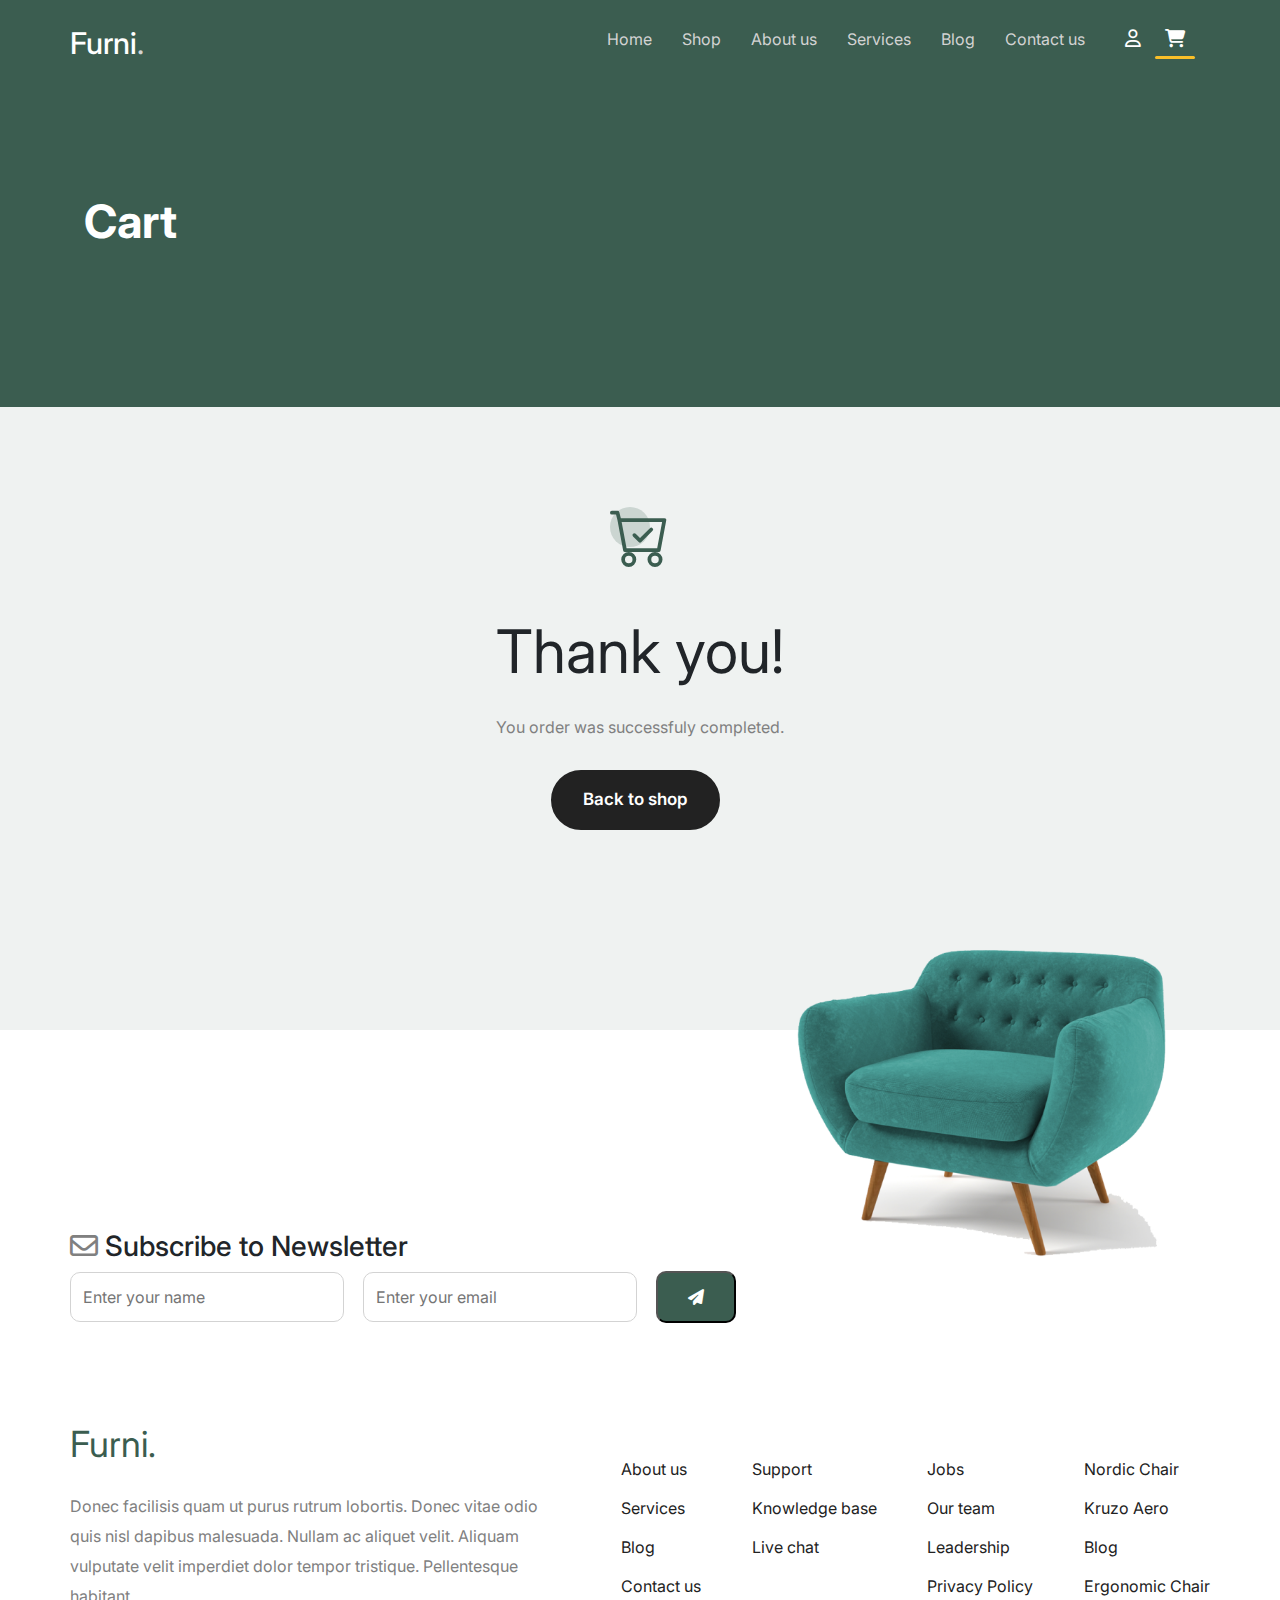
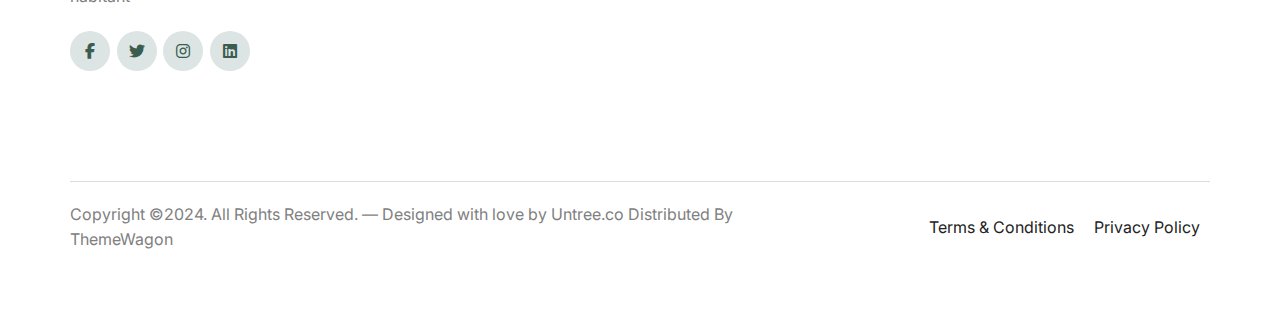
<file: thankyou.html>
<!DOCTYPE html>
<html lang="en">

<head>
  <head>
    <meta charset="UTF-8">
    <meta name="viewport" content="width=device-width, initial-scale=1.0">
    <link href="https://cdn.jsdelivr.net/npm/bootstrap@5.3.3/dist/css/bootstrap.min.css" rel="stylesheet"
      integrity="sha384-QWTKZyjpPEjISv5WaRU9OFeRpok6YctnYmDr5pNlyT2bRjXh0JMhjY6hW+ALEwIH" crossorigin="anonymous">
    <script src="https://cdn.jsdelivr.net/npm/bootstrap@5.3.3/dist/js/bootstrap.bundle.min.js"
      integrity="sha384-YvpcrYf0tY3lHB60NNkmXc5s9fDVZLESaAA55NDzOxhy9GkcIdslK1eN7N6jIeHz"
      crossorigin="anonymous"></script>
    <link rel="shortcut icon" href="images/favicon.png" type="image/x-icon">
    <link rel="stylesheet" href="css/thankyou.css">
    <link rel="stylesheet" href="css/style.css">
    <link rel="stylesheet" href="css/home.css">
    <link rel="stylesheet" href="css/footer.css">
    <link rel="stylesheet" href="css/all.min.css">
    <title>Furni Template for Furniture and Interior Design Websites</title>
  </head>

<body>
  <!-- Home -->
  <header class="home">
    <!-- Navbar of Home -->
    <nav class="home-nav">
      <div class="container">
        <h3>Furni<span>.</span></h3>
        <button type="button" class="list-btn">
          <i class="fa-solid fa-bars"></i>
        </button>
        <div class="nav-links">
          <ul>
            <li><a href="index.html">Home</a></li>
            <li><a href="shop.html">Shop</a></li>
            <li><a href="about.html">About us</a></li>
            <li><a href="services.html">Services</a></li>
            <li><a href="blog.html">Blog</a></li>
            <li><a href="contact.html">Contact us</a></li>
            <li class="icons">
              <a href="#">
                <i class="fa-regular fa-user"></i>
              </a>
              <a href="cart.html" class="active">
                <i class="fa-solid fa-cart-shopping"></i>
              </a>
            </li>
          </ul>
        </div>
      </div>
    </nav>
    <!-- Home Content -->
    <section class="home-content" style="padding: 0 0 150px 20px;">
      <div class="content">
        <h1>Cart</h1>
      </div>
    </section>
  </header>
  <!-- Main -->
  <main>
    <section class="thank-you">
      <div class="container">
        <figure>
          <svg viewBox="0 0 16 16" class="bi bi-cart-check mb-5" fill="currentColor"
            xmlns="http://www.w3.org/2000/svg">
            <path fill-rule="evenodd"
              d="M11.354 5.646a.5.5 0 0 1 0 .708l-3 3a.5.5 0 0 1-.708 0l-1.5-1.5a.5.5 0 1 1 .708-.708L8 8.293l2.646-2.647a.5.5 0 0 1 .708 0z">
            </path>
            <path fill-rule="evenodd"
              d="M0 1.5A.5.5 0 0 1 .5 1H2a.5.5 0 0 1 .485.379L2.89 3H14.5a.5.5 0 0 1 .491.592l-1.5 8A.5.5 0 0 1 13 12H4a.5.5 0 0 1-.491-.408L2.01 3.607 1.61 2H.5a.5.5 0 0 1-.5-.5zM3.102 4l1.313 7h8.17l1.313-7H3.102zM5 12a2 2 0 1 0 0 4 2 2 0 0 0 0-4zm7 0a2 2 0 1 0 0 4 2 2 0 0 0 0-4zm-7 1a1 1 0 1 0 0 2 1 1 0 0 0 0-2zm7 0a1 1 0 1 0 0 2 1 1 0 0 0 0-2z">
            </path>
          </svg>
        </figure>
        <h2>Thank you!</h2>
        <p>You order was successfuly completed.</p>
        <a href="shop.html" class="btn">Back to shop</a>
      </div>
    </section>
  </main>
  <!-- Footer -->
  <footer>
    <section class="container">
      <!-- Figure -->
      <figure>
        <img src="images/img-footer.png" alt="Image Footer">
      </figure>
      <!-- From -->
      <form action="#" target="_blank" method="post">
        <h3>
          <i class="fa-regular fa-envelope"></i> Subscribe to Newsletter
        </h3>
        <input type="text" name="name" placeholder="Enter your name" required>
        <input type="email" name="email" placeholder="Enter your email" required>
        <button type="submit">
          <i class="fa-solid fa-paper-plane"></i>
        </button>
      </form>
      <!-- Container Content -->
      <div class="container-content">
        <div class="logo-icons">
          <a href="#">Furni.</a>
          <p>
            Donec facilisis quam ut purus rutrum lobortis. Donec vitae odio quis nisl
            dapibus malesuada. Nullam ac aliquet velit. Aliquam vulputate velit imperdiet
            dolor tempor tristique. Pellentesque habitant
          </p>
          <div class="icons">
            <i class="fa-brands fa-facebook-f"></i>
            <i class="fa-brands fa-twitter"></i>
            <i class="fa-brands fa-instagram"></i>
            <i class="fa-brands fa-linkedin"></i>
          </div>
        </div>
        <div class="links">
          <ul>
            <li><a href="#">About us</a></li>
            <li><a href="#">Services</a></li>
            <li><a href="#">Blog</a></li>
            <li><a href="#">Contact us</a></li>
          </ul>
        </div>
        <div class="links">
          <ul>
            <li><a href="#">Support</a></li>
            <li><a href="#">Knowledge base</a></li>
            <li><a href="#">Live chat</a></li>
          </ul>
        </div>
        <div class="links">
          <ul>
            <li><a href="#">Jobs</a></li>
            <li><a href="#">Our team</a></li>
            <li><a href="#">Leadership</a></li>
            <li><a href="#">Privacy Policy</a></li>
          </ul>
        </div>
        <div class="links">
          <ul>
            <li><a href="#">Nordic Chair</a></li>
            <li><a href="#">Kruzo Aero</a></li>
            <li><a href="#">Blog</a></li>
            <li><a href="#">Ergonomic Chair</a></li>
          </ul>
        </div>
      </div>
      <div class="copy-right">
        <p>
          Copyright &copy;2024. All Rights Reserved. — Designed with love by Untree.co
          Distributed By ThemeWagon
        </p>
        <ul>
          <li><a href="#">Terms & Conditions</a></li>
          <li><a href="#">Privacy Policy</a></li>
        </ul>
      </div>
    </section>
  </footer>

  <script src="js/main.js"></script>
</body>

</html>
</file>
<file: css/thankyou.css>
.thank-you .container {
  width: 90%;
  margin: auto;
  text-align: center;
  padding-bottom: 100px;
}

.thank-you .container figure {
  position: relative;
  width: fit-content;
  margin: auto;
}

.thank-you .container figure svg {
  width: 60px;
  position: relative;
  z-index: 1;
  fill: var(--green);
}

.thank-you .container figure::before {
  content: "";
  position: absolute;
  top: 0;
  left: 0;
  background-color: #cbd5d1;
  height: 40px;
  width: 40px;
  border-radius: 50%;
}

.thank-you .container h2 {
  font-size: 60px;
  font-weight: 400;
}

.thank-you .container p {
  color: grey;
}

.thank-you .container .btn {
  color: var(--white);
  background-color: var(--black);
  border-color: var(--black);
}

.thank-you .container .btn:hover {
  filter: brightness(1.3);
}
</file>
<file: css/cart.css>
.hide {
  display: none;
}

.empty-cart .container .btn {
  margin-top: 30px;
}

/* General Number Input */
input[type="number"]::-webkit-inner-spin-button,
input[type="number"]::-webkit-outer-spin-button {
  -webkit-appearance: none;
  margin: 0;
}

/* Table Cart Section */
.table-cart {
  width: 100%;
  padding-bottom: 150px;
}

.container-table {
  overflow-x: auto;
}

.table-cart table {
  margin: auto;
  text-align: center;
  width: 90%;
  min-width: 720px;
}

.table-cart table thead {
  border-bottom: 2px solid var(--black);
}

.table-cart table thead th {
  padding-bottom: 20px;
  font-size: 20px;
}

.table-cart table tbody tr td:nth-of-type(2) {
  font-size: 18px;
  font-weight: 600;
}

.table-cart table tbody tr td figure {
  padding-top: 20px;
}

.table-cart table tbody tr td figure img {
  width: 100%;
  max-width: 180px;
}

.table-cart table tbody tr td input {
  width: 50px;
  text-align: center;
  height: 40px;
}

.table-cart table tbody tr td button {
  background-color: inherit;
  border: none;
  font-size: 20px;
  padding: 0 5px;
}

.table-cart table tbody tr td button:hover {
  color: #aaa;
}

.table-cart .container {
  padding-top: 100px;
  margin: auto;
  width: 90%;
  display: flex;
  justify-content: space-between;
  flex-wrap: wrap;
}

.table-cart .container .btn {
  background-color: var(--black);
  color: var(--white);
  border-color: var(--black);
}

.table-cart .container .btn:hover {
  filter: brightness(1.3);
}

.table-cart .container .content form {
  padding: 50px 0;
}

.table-cart .container .content form label {
  display: block;
  font-size: 30px;
  font-weight: 500;
}

.table-cart .container .content form p {
  padding: 10px 0;
  color: grey;
}

.table-cart .container .content form input {
  padding: 10px 14px;
  border-radius: 10px;
  border: 1px solid #ccc;
  height: 50px;
  margin-right: 20px;
  margin: 0 20px 20px 0;
}

.table-cart .container .content form .btn {
  height: 50px;
  padding: 0 30px;
}

/* Cart Total */
.table-cart .container .cart-total h3 {
  text-transform: uppercase;
  border-bottom: 1px solid #ddd;
  padding-bottom: 10px;
}

.table-cart .container .cart-total p {
  color: var(--black);
}

.table-cart .container .cart-total p .word {
  display: inline-block;
  width: 50%;
}

.table-cart .container .cart-total .btn {
  margin-top: 10px;
}

@media (width >= 787px) {
  .table-cart .container div {
    width: 100%;
  }

  .table-cart .container .content form input {
    width: 350px;
  }
}

@media (width >= 1024px) {
  .table-cart .container div {
    width: fit-content;
  }

  .table-cart .container div:nth-of-type(2) {
    width: 30%;
  }
}
</file>
<file: css/style.css>
p {
  padding: 20px 0;
  position: relative;
  color: var(--lightgrey);
  line-height: 25px;
  margin: 0;
}
/* End of general styling */

/* Main Sections */
main section {
  padding: 100px 0;
  background-color: var(--bg-sections);
}

/* Crafted Section */
.crafted .container {
  width: 90%;
  margin: auto;
  display: flex;
  justify-content: space-between;
  flex-wrap: wrap;
}

.crafted .container div {
  width: 100%;
  margin-bottom: 100px;
}

.crafted .container .content {
  width: 100%;
}

.sec-header {
  font-size: 36px;
  font-weight: 500;
}

.crafted .container .content p {
  color: grey;
}

.crafted .container .content .btn {
  background-color: var(--black);
  color: var(--white);
  border-color: var(--black);
}

.crafted .container .content .btn:hover {
  filter: brightness(1.3);
}

.crafted .container .chair {
  position: relative;
  cursor: pointer;
}

.crafted .container .chair figure {
  position: relative;
  z-index: 1;
}

.crafted .container .chair figure img {
  width: 100%;
}

.crafted .container .chair:hover figure {
  transform: translateY(-10px);
}

.crafted .container .chair p {
  font-weight: 600;
  text-align: center;
  padding-top: 30px;
  font-size: 18px;
  z-index: 2;
  color: var(--black);
}

.crafted .container .chair p span {
  font-weight: 900;
  display: inline-block;
  padding-top: 10px;
}

.crafted .container .chair .layer {
  background-color: var(--hover);
  position: absolute;
  height: 70%;
  width: 100%;
  bottom: -45px;
  left: 0;
  border-radius: 20px;
  transform: rotateX(90deg);
  display: block;
  color: var(--black);
}

.crafted .container .chair:hover .layer {
  transform: none;
}

.crafted .container .chair .layer i {
  position: absolute;
  bottom: -15px;
  left: 50%;
  transform: translateX(-50%);
  font-size: 36px;
}

/* Why Choose Us Section */
.why-choose .container {
  width: 90%;
  margin: auto;
  display: flex;
  justify-content: space-between;
  flex-wrap: wrap;
  text-align: center;
}

.why-choose .container .content p {
  color: grey;
  max-width: 700px;
}

.why-choose .container .content .content-info {
  display: flex;
  justify-content: space-between;
  flex-wrap: wrap;
  padding-top: 30px;
}

.why-choose .container .content .content-info .info {
  padding-bottom: 30px;
}

.why-choose .container .content .content-info .info h4 {
  font-size: 24px;
  font-weight: 500;
}

.why-choose .container .content .content-info .info figure {
  position: relative;
}

.why-choose .container .content .content-info .info figure::after {
  position: absolute;
  content: "";
  height: 35px;
  width: 35px;
  border-radius: 50%;
  background-color: #cbd5d1;
  left: 53%;
  transform: translateX(-50%);
  top: 30%;
}

.why-choose .container .content .content-info .info figure img {
  width: 50px;
  z-index: 1;
  position: relative;
}

.why-choose .container .left-img {
  width: fit-content;
  position: relative;
  margin: 100px auto 0;
}

.why-choose .container .left-img::before {
  content: url(../images/dots-yellow.svg);
  position: absolute;
  top: -80px;
  left: -100px;
}

.why-choose .container .left-img img {
  width: 100%;
  border-radius: 20px;
  z-index: 1;
  position: relative;
  max-width: 600px;
}

/* Our Help Section */
.our-help .container {
  width: 90%;
  margin: auto;
  display: flex;
  justify-content: space-between;
  flex-wrap: wrap;
}

.our-help .container .images {
  position: relative;
  width: 100%;
  display: flex;
  justify-content: space-between;
  flex-wrap: wrap;
  margin-bottom: 130px;
}

.our-help .container .images::before {
  content: url(../images/dots-green.svg);
  position: absolute;
  top: -85px;
  left: -70px;
}

.our-help .container .images img {
  border-radius: 20px;
  height: fit-content;
  position: relative;
  z-index: 1;
}

.our-help .container .images img:nth-of-type(1) {
  width: 70%;
}

.our-help .container .images img:nth-of-type(2) {
  width: 28%;
}

.our-help .container .images img:nth-of-type(3) {
  width: 50%;
  max-width: 390px;
  position: absolute;
  bottom: -30px;
  right: 0;
}

.our-help .container .content {
  width: 100%;
}

.our-help .container .content P {
  color: grey;
  line-height: 30px;
}

.our-help .container .content ul {
  list-style: none;
  display: flex;
  justify-content: space-between;
  flex-wrap: wrap;
  padding: 0;
}

.our-help .container .content ul li {
  width: calc(95% / 2);
  position: relative;
  padding: 10px 0 10px 15px;
  line-height: 25px;
}

.our-help .container .content ul li::before {
  content: "";
  position: absolute;
  height: 5px;
  width: 5px;
  border-radius: 50%;
  border: 1px solid var(--black);
  top: 18px;
  left: 0;
}

.our-help .container .content .btn {
  background-color: var(--black);
  border-color: var(--black);
  color: var(--white);
}

.our-help .container .content .btn:hover {
  filter: brightness(2);
}

.our-help .container .assets {
  padding-top: 150px;
  width: 100%;
  display: flex;
  flex-wrap: wrap;
  justify-content: space-between;
}

.our-help .container .assets .asset {
  width: 100%;
  display: flex;
  align-items: center;
  justify-content: space-between;
  margin-bottom: 50px;
}

.our-help .container .assets .asset figure {
  width: fit-content;
  position: relative;
}

.our-help .container .assets .asset figure::before {
  position: absolute;
  content: "";
  top: 0;
  left: 50%;
  transform: translateX(-50%);
  width: 85%;
  height: 90%;
  border-radius: 20px;
  background-color: var(--hover);
}

.our-help .container .assets .asset figure img {
  max-width: 130px;
  width: 100%;
  position: relative;
  z-index: 1;
}

.our-help .container .assets .asset .asset-body {
  width: 60%;
}

.our-help .container .assets .asset .asset-body h6 {
  font-size: 18px;
  font-weight: 500;
}

.our-help .container .assets .asset .asset-body p {
  color: grey;
  padding: 10px 0;
  font-size: 16px;
}

.our-help .container .assets .asset .asset-body a {
  text-decoration: none;
  color: var(--black);
}

.our-help .container .assets .asset .asset-body a:hover {
  color: grey;
}

/* Testimonials Section */
.testimonials .container {
  width: 90%;
  margin: auto;
  text-align: center;
}

.testimonials .container .slide .carousel-indicators {
  margin-top: 200px;
  bottom: -20px;
}

.testimonials .container .slide .carousel-indicators button {
  background-color: var(--black);
  height: 8px;
  width: 8px;
  border-radius: 50%;
}

.testimonials .container .slide .carousel-inner .carousel-item q {
  display: block;
  color: grey;
  max-width: 800px;
  margin: auto;
  padding: 20px 0;
  line-height: 30px;
}

.testimonials .container .slide .carousel-inner .carousel-item figure img {
  border-radius: 50%;
  width: 100px;
  margin-top: 20px;
}

.testimonials .container .slide .carousel-inner .carousel-item figure p b {
  color: var(--black);
  margin-bottom: 5px;
  display: inline-block;
  font-size: 20px;
}

.testimonials .container .slide .carousel-inner .carousel-item figure p {
  color: grey;
  font-size: 16px;
}

.testimonials .container .slide .btn-slide {
  position: absolute;
  background-color: #dde2e0;
  height: 60px;
  width: 60px;
  border-radius: 50%;
  top: 100%;
  transition: all 0.2s linear 0s;
}

.testimonials .container .slide .btn-slide:hover {
  background-color: var(--green);
}

.testimonials .container .slide .btn-slide i {
  color: var(--black);
  font-size: 25px;
}

.testimonials .container .slide .btn-slide:hover i {
  color: var(--white);
}

/* Recent Blog Section */
.recent-blog .container {
  width: 90%;
  margin: auto;
  padding-bottom: 100px;
}

.recent-blog .container h2 {
  display: flex;
  justify-content: space-between;
  align-items: center;
}

.recent-blog .container h2 a {
  font-size: 16px;
  color: var(--black);
}

.recent-blog .container h2 a:hover {
  text-decoration: none;
}

.recent-blog .container .blogs {
  display: flex;
  justify-content: space-between;
  flex-wrap: wrap;
  padding-top: 50px;
}

.recent-blog .container .blogs .blog {
  position: relative;
  padding-bottom: 30px;
  width: 100%;
  overflow: hidden;
}

.recent-blog .container .blogs .blog figure img {
  width: 100%;
  border-radius: 20px;
}

.recent-blog .container .blogs .blog p {
  color: var(--black);
  padding: 5px 0 5px 20px;
  font-weight: 500;
  z-index: 1;
}

.recent-blog .container .blogs .blog p span {
  color: grey;
}

.recent-blog .container .blogs .blog .layer {
  position: absolute;
  top: 100%;
  left: 0;
  background-color: rgba(250, 250, 250, 0.3);
  height: 100%;
  width: 100%;
  cursor: pointer;
}

.recent-blog .container .blogs .blog:hover .layer {
  top: 0;
}

@media (width >= 787px) {
  .crafted .container div {
    width: calc(95% / 3);
  }

  .why-choose .container {
    text-align: left;
  }

  .why-choose .container .content .content-info .info {
    width: calc(95% / 2);
  }

  .why-choose .container .content .content-info .info figure::after {
    left: 25px;
    transform: none;
  }

  .our-help .container .assets .asset {
    width: calc(95% / 2);
  }

  .testimonials .container .slide .btn-slide {
    top: 50%;
    transform: translateY(-50%);
  }

  .recent-blog .container .blogs .blog {
    position: relative;
    padding-bottom: 30px;
    width: calc(95% / 2);
    overflow: hidden;
  }
}

@media (width >= 1024px) {
  .crafted .container div {
    width: calc(95% / 4);
  }

  .crafted .container .content {
    width: calc(95% / 4);
  }

  .our-help .container .images {
    width: calc(105% / 2);
    margin-bottom: 0;
  }

  .our-help .container .content {
    width: calc(85% / 2);
  }

  .our-help .container .assets .asset {
    width: calc(95% / 3);
  }

  .recent-blog .container .blogs .blog {
    width: calc(95% / 3);
  }
}

@media (width >= 1200px) {
  .why-choose .container .content {
    max-width: calc(95% / 2);
  }

  .why-choose .container .left-img {
    width: calc(75% / 2);
    position: relative;
    margin: 0;
  }

  .why-choose .container .left-img img {
    max-width: 100%;
  }

  .our-help .container .assets .asset .asset-body {
    width: 65%;
  }
}
</file>
<file: css/home.css>
@import url(https://fonts.googleapis.com/css?family=Inter:100,200,300,regular,500,600,700,800,900);

* {
  padding: 0;
  margin: 0;
  box-sizing: border-box;
  transition: all 0.2s linear 0s;
  font-family: "Inter", sans-serif;
}

:root {
  --bg-sections: #eff2f1;
  --green: #3b5d50;
  --yellow: #f9bf29;
  --hover: #dce5e4;
  --lightgrey: #d3d3d3;
  --white: #fff;
  --black: #222222;
}

/* Home */
.home {
  background-color: var(--green);
  color: var(--white);
}

/* Navbar of Home */
.home .home-nav .container {
  width: 90%;
  margin: auto;
  display: flex;
  justify-content: space-between;
  align-items: center;
  flex-wrap: wrap;
  padding: 25px 0;
  position: relative;
}

.home .home-nav .container h3 {
  font-size: 30px;
}

.home .home-nav .container h3 span {
  color: var(--lightgrey);
}

.home .home-nav .container .list-btn {
  border: none;
  background-color: inherit;
  font-size: 30px;
  color: var(--lightgrey);
}

.home .home-nav .container .nav-links {
  width: 100%;
  position: absolute;
  top: 0;
  transform: translateY(-330px);
}

.home .home-nav .container .nav-links.active {
  transform: none;
  position: static;
  border-bottom: 1px solid var(--lightgrey);
}

.home .home-nav .container .nav-links ul {
  list-style: none;
  padding: 0;
}

.home .home-nav .container .nav-links ul li {
  padding: 10px 0;
}

.home .home-nav .container .nav-links ul li a {
  text-decoration: none;
  color: var(--lightgrey);
  position: relative;
}

.home .home-nav .container .nav-links ul li .active {
  color: var(--white);
}

.home .home-nav .container .nav-links ul li a::before {
  content: "";
  position: absolute;
  bottom: -10px;
  left: 0;
  width: 0;
  height: 3px;
  background-color: var(--yellow);
  border-radius: 30px;
  transition: all 0.2s linear 0s;
}

.home .home-nav .container .nav-links ul li .active::before {
  width: 100%;
}

.home .home-nav .container .nav-links ul li a:hover {
  color: var(--white);
}

.home .home-nav .container .nav-links ul li a:hover::before {
  width: 100%;
}

.home .home-nav .container .nav-links ul .icons a i {
  padding: 0 10px;
  font-size: 18px;
  color: var(--white);
}

/* Content of Home */
.home .home-content {
  width: 90%;
  margin: auto;
  display: flex;
  justify-content: space-between;
  flex-wrap: wrap;
}

.home .home-content .content {
  margin: auto;
  text-align: center;
  padding-top: 100px;
}

.home .home-content .content h1 {
  font-size: 46px;
  font-weight: 700;
}

.btn {
  padding: 15px 30px;
  background-color: var(--yellow);
  border-radius: 30px;
  border: none;
  margin: 10px 10px 0 0;
  cursor: pointer;
  border: 2px solid var(--yellow);
  font-weight: 600;
  font-size: 17px;
}

.btn-explore {
  background-color: var(--green);
  color: var(--white);
  border: 2px solid #aaa;
}

.btn-shop:hover {
  filter: brightness(1.1);
  background-color: var(--yellow);
  color: var(--black);
}

.btn-explore:hover {
  border: 2px solid var(--white);
}

.home .home-content figure {
  position: relative;
}

.home .home-content figure::before {
  content: url(../images/dots-light.svg);
  position: absolute;
  right: -50px;
  top: 50px;
}

.home .home-content figure img {
  width: 100%;
  position: relative;
  z-index: 2;
}

@media (width >= 787px) {
  .home .home-content .content {
    max-width: 490px;
  }
}

@media (width >= 1024px) {
  .home .home-nav .container .list-btn {
    display: none;
  }

  .home .home-nav .container .nav-links {
    width: fit-content;
    position: static;
    transform: none;
  }

  .home .home-nav .container .nav-links ul {
    display: flex;
    justify-content: space-between;
    align-items: center;
  }

  .home .home-nav .container .nav-links ul li {
    padding: 0 15px;
  }

  .home .home-content {
    flex-wrap: nowrap;
  }

  .home .home-content .content {
    margin: 0;
    text-align: left;
  }
}
</file>
<file: css/footer.css>
/* Footer */
footer {
  position: relative;
  margin-top: 50px;
  padding: 100px 0 50px;
}

footer .container {
  width: 90%;
  margin: auto;
  padding-top: 50px;
  padding: 50px 0 0 0;
  background-color: var(--white);
}

footer .container figure {
  position: absolute;
  right: 100px;
  top: -150px;
}

footer .container figure img {
  width: 100%;
  max-width: 400px;
}

footer .container form h3 i {
  color: grey;
}

footer .container form input {
  border: 1px solid lightgray;
  padding: 6px 12px;
  height: 50px;
  border-radius: 10px;
  margin: 0 15px 15px 0;
}

footer .container form input:focus {
  outline: 1px solid var(--black);
}

footer .container form button {
  padding: 12px 30px;
  color: var(--white);
  background-color: var(--green);
  border-radius: 10px;
}

footer .container form button:hover {
  filter: contrast(1.5);
}

footer .container .container-content {
  display: flex;
  justify-content: space-between;
  flex-wrap: wrap;
  padding: 80px 0;
  border-bottom: 0.5px solid #ddd;
}

footer .container .container-content .logo-icons {
  padding-bottom: 30px;
}

footer .container .container-content .logo-icons a {
  display: block;
  text-decoration: none;
  color: var(--green);
  font-size: 36px;
}

footer .container .container-content .logo-icons p {
  color: grey;
  line-height: 30px;
  font-size: 16px;
}

footer .container .container-content .logo-icons .icons {
  width: 180px;
  display: flex;
  justify-content: space-between;
}

footer .container .container-content .logo-icons .icons i {
  background-color: #dce5e4;
  color: var(--green);
  border-radius: 50%;
  width: 40px;
  height: 40px;
  display: flex;
  justify-content: center;
  align-items: center;
  cursor: pointer;
}

footer .container .container-content .logo-icons {
  width: 100%;
}

footer .container .container-content .logo-icons .icons i:hover {
  color: var(--white);
  background-color: var(--green);
}

footer .container .container-content .links {
  width: 100%;
}

footer .container .container-content .links ul {
  padding: 0;
}

footer .container .container-content .links ul li {
  list-style: none;
  padding-bottom: 15px;
}

footer .container .container-content .links ul li a {
  color: var(--black);
  text-decoration: none;
}

footer .container .container-content .links ul li a:hover {
  color: #999;
}

footer .container .copy-right {
  display: flex;
  justify-content: space-between;
  align-items: center;
  flex-wrap: wrap;
  text-align: center;
}

footer .container .copy-right p {
  color: grey;
  font-size: 16px;
  margin: auto;
}

footer .container .copy-right ul {
  list-style: none;
  display: flex;
  justify-content: space-between;
  align-items: center;
  margin: auto;
}

footer .container .copy-right ul li {
  padding: 0 10px;
}

footer .container .copy-right ul li a {
  text-decoration: none;
  color: var(--black);
}

footer .container .copy-right ul li a:hover {
  color: #999;
}

@media (width >= 390px) and (width <= 1180px) {
  footer .container figure img {
    max-width: 350px;
  }
}

@media (width >= 787px) {
  footer .container .container-content .links {
    width: fit-content;
  }

  footer .container .container-content .logo-icons {
    width: 100%;
    max-width: 700px;
  }
}

@media (width >= 1024px) {
  footer .container .container-content .links {
    position: relative;
    top: 40px;
  }

  footer .container .container-content .logo-icons {
    max-width: 500px;
    width: 30%;
  }

  footer .container .copy-right {
    text-align: left;
  }

  footer .container .copy-right p {
    max-width: 60%;
  }

  footer .container .copy-right p,
  footer .container .copy-right ul {
    margin: 0;
  }
}

@media (width >= 1210px) {
  footer .container .container-content .logo-icons {
    max-width: 500px;
    width: 60%;
  }
}
</file>
<file: css/checkout.css>
a {
  color: var(--black);
}

a:hover {
  text-decoration: none;
}

/* Bills Section */
.bills .container {
  width: 90%;
  margin: auto;
  display: flex;
  justify-content: space-between;
  flex-wrap: wrap;
  padding: 0 0 100px 0;
}

.bills .container h2 {
  padding: 20px 0;
}

.bills .container .para-link {
  color: var(--black);
  border: 1px solid lightgrey;
  border-radius: 5px;
  padding: 20px;
  margin-bottom: 35px;
  width: 100%;
}

.bills .container div {
  width: 100%;
}

/* Billing Div */
.bills .container .billing form {
  background-color: var(--white);
  padding: 40px;
}

.bills .container .billing form label {
  display: inline-block;
  width: 100%;
  position: relative;
  width: fit-content;
  padding-bottom: 5px;
}

.bills .container .billing form .req::before {
  content: "*";
  position: absolute;
  right: -12px;
  color: red;
}

.bills .container .billing form select,
.bills .container .billing form input,
.bills .container .billing form textarea {
  padding: 6px 12px;
  border-radius: 10px;
  border: 1px solid #ddd;
  height: 50px;
  width: 100%;
  margin-bottom: 12px;
  font-size: 17px;
}

.bills .container .billing form select {
  -webkit-appearance: none;
  -moz-appearance: none;
  appearance: none;
  width: 100%;
}

.bills .container .billing form .name,
.bills .container .billing form .state-email {
  width: 100%;
  display: flex;
  justify-content: space-between;
  flex-wrap: wrap;
}

.bills .container .billing form .name div,
.bills .container .billing form .state-email div {
  width: 100%;
}

.bills .container .billing form [type="checkbox"] {
  width: 15px;
  height: fit-content;
  margin: 0;
}

.bills .container .billing form p {
  color: var(--black);
  font-size: 15px;
  padding: 5px 0;
}

.bills .container .billing form .collapse {
  width: 100%;
  margin-bottom: 20px;
}

.bills .container .billing form .collapse .card {
  width: 100%;
  padding: 0;
  border: none;
}

.bills .container .billing form .collapse .card p {
  color: var(--black);
  padding-bottom: 20px;
}

.bills .container .billing form textarea {
  height: 130px;
}

/* Coupon Code and Your Order */
.coupon-order form {
  background-color: var(--white);
  padding: 40px;
}

.coupon-order form p {
  padding: 0;
  color: var(--black);
}

.coupon-order form input {
  padding: 6px 12px;
  height: 50px;
  border-radius: 10px;
  border: 1px solid #ddd;
  width: 70%;
  max-width: 330px;
}

.coupon-order .btn {
  color: var(--white);
  background-color: var(--black);
  border: 1px solid var(--black);
}

.coupon-order .btn:hover {
  filter: brightness(1.3);
}

.coupon-order .order {
  background-color: var(--white);
  padding: 40px;
}

.coupon-order .order .container-table {
  overflow-x: auto;
  width: 100%;
}

table {
  width: 100%;
  margin-bottom: 20px;
}

table thead {
  border-bottom: 2px solid var(--black);
}

table thead th {
  padding-bottom: 10px;
}

table tbody tr td {
  padding: 10px 0;
  border-bottom: 1px solid #ddd;
}

.coupon-order .order .links {
  border: 1px solid #ccc;
  border-radius: 5px;
  padding: 15px;
  height: fit-content;
  margin-bottom: 20px;
}

.coupon-order .order .links p {
  padding: 0;
}

.coupon-order .order .links .collapse .card {
  border: none;
  padding: 10px 0;
}

@media (width >= 787px) {
  .bills .container .billing form .name div,
  .bills .container .billing form .state-email div {
    width: calc(95% / 2);
  }
}

@media (width >= 1100px) {
  .bills .container .coupon-order,
  .bills .container .billing {
    width: calc(95% / 2);
  }
}
</file>
<file: css/contact.css>
.contact .container {
  width: 90%;
  max-width: 900px;
  margin: auto;
  padding: 100px 0;
}

.contact .container .icons {
  display: flex;
  justify-content: space-between;
  align-items: center;
  flex-wrap: wrap;
  list-style: none;
  padding: 0;
}

.contact .container .icons li {
  display: flex;
  justify-content: space-between;
  align-items: center;
  max-width: 100%;
  margin-bottom: 30px;
}

.contact .container .icons li i {
  color: var(--white);
  background-color: var(--green);
  padding: 15px;
  border-radius: 10px;
  margin-right: 15px;
  height: 100%;
}

.contact .container form .name {
  width: 100%;
  display: flex;
  justify-content: space-between;
  flex-wrap: wrap;
  padding-top: 50px;
}

.contact .container form label {
  display: block;
  padding-top: 5px;
}

.contact .container form .name div {
  width: 100%;
}

@media (width >= 787px) {
  .contact .container .icons li {
    max-width: calc(95% / 3);
  }

  .contact .container form .name div {
    width: calc(97% / 2);
  }
}

.contact .container form textarea,
.contact .container form input {
  width: 100%;
  height: 50px;
  padding: 5px 10px;
  border-radius: 10px;
  border: 1px solid #ddd;
}

.contact .container form textarea {
  height: 150px;
  resize: vertical;
}

.contact .container form .btn {
  color: var(--white);
  background-color: var(--black);
  border-color: var(--black);
}

.contact .container form .btn:hover {
  filter: brightness(1.3);
}
</file>
